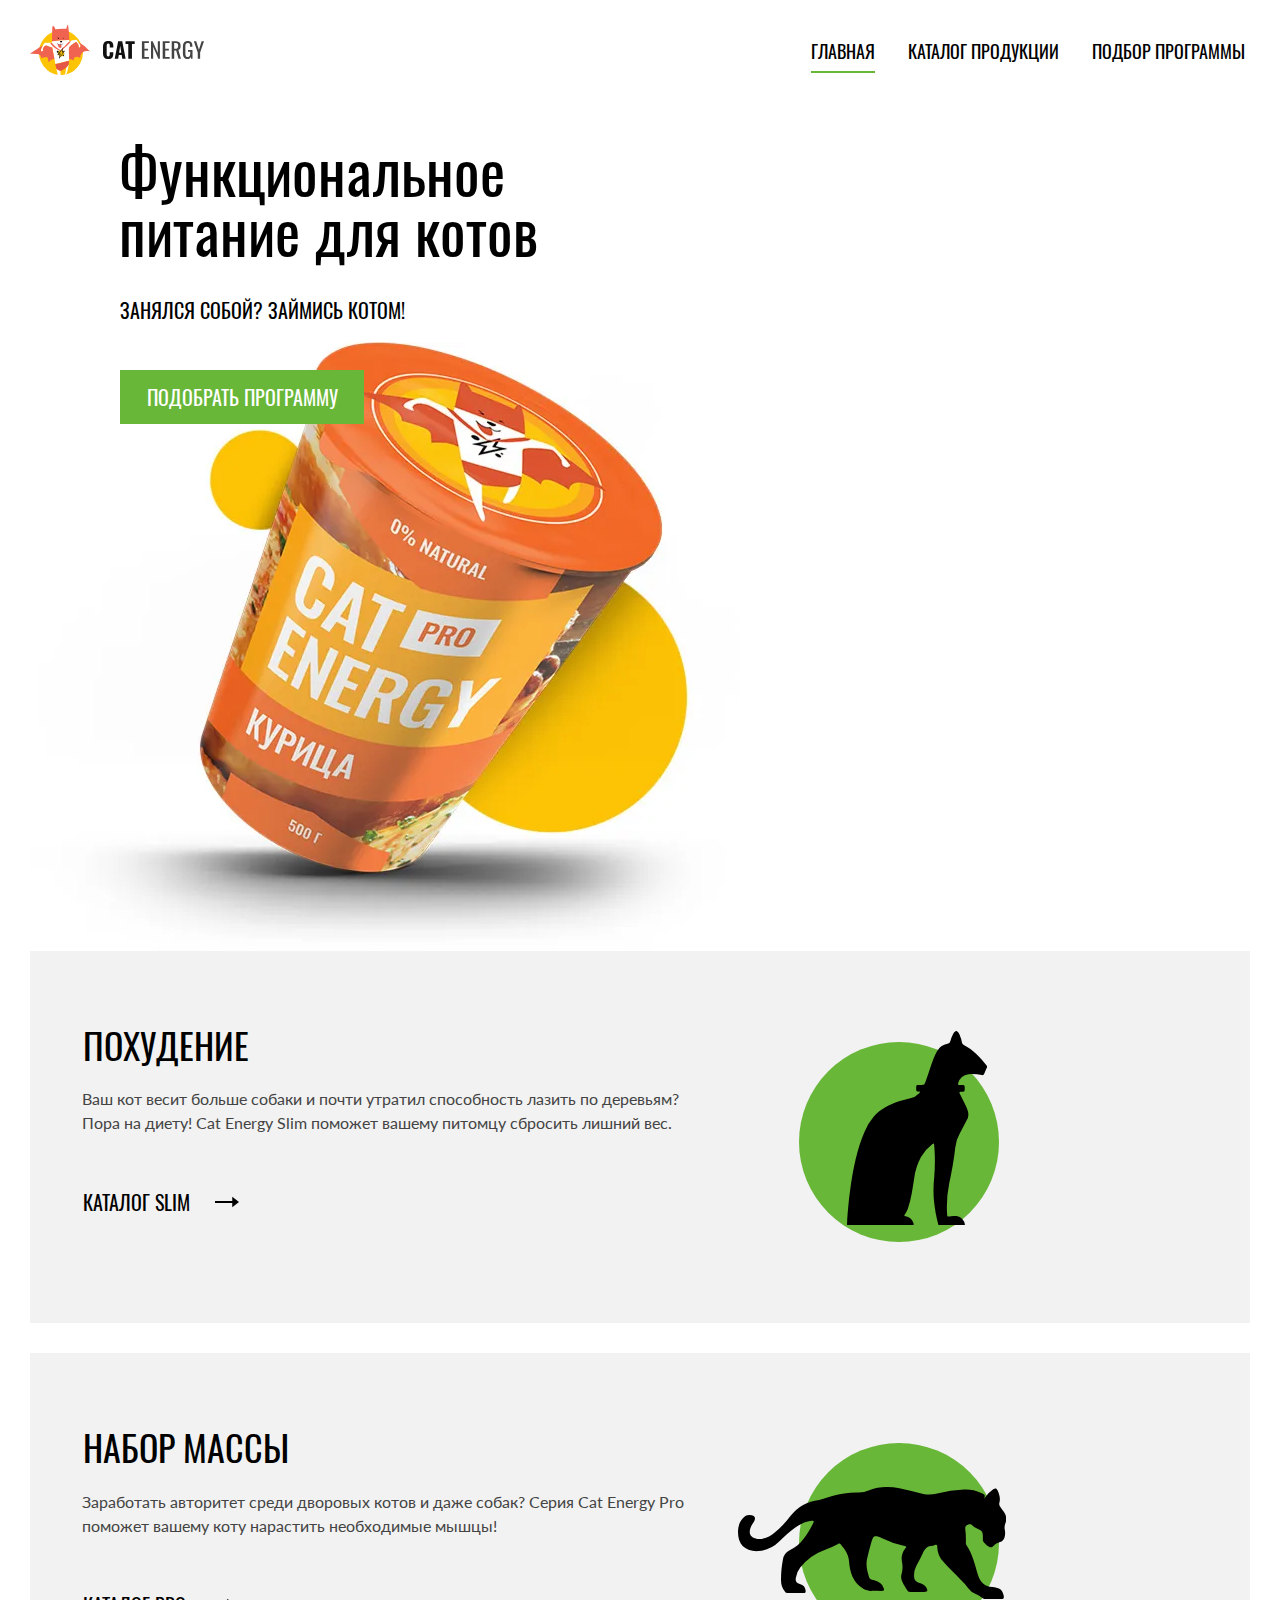
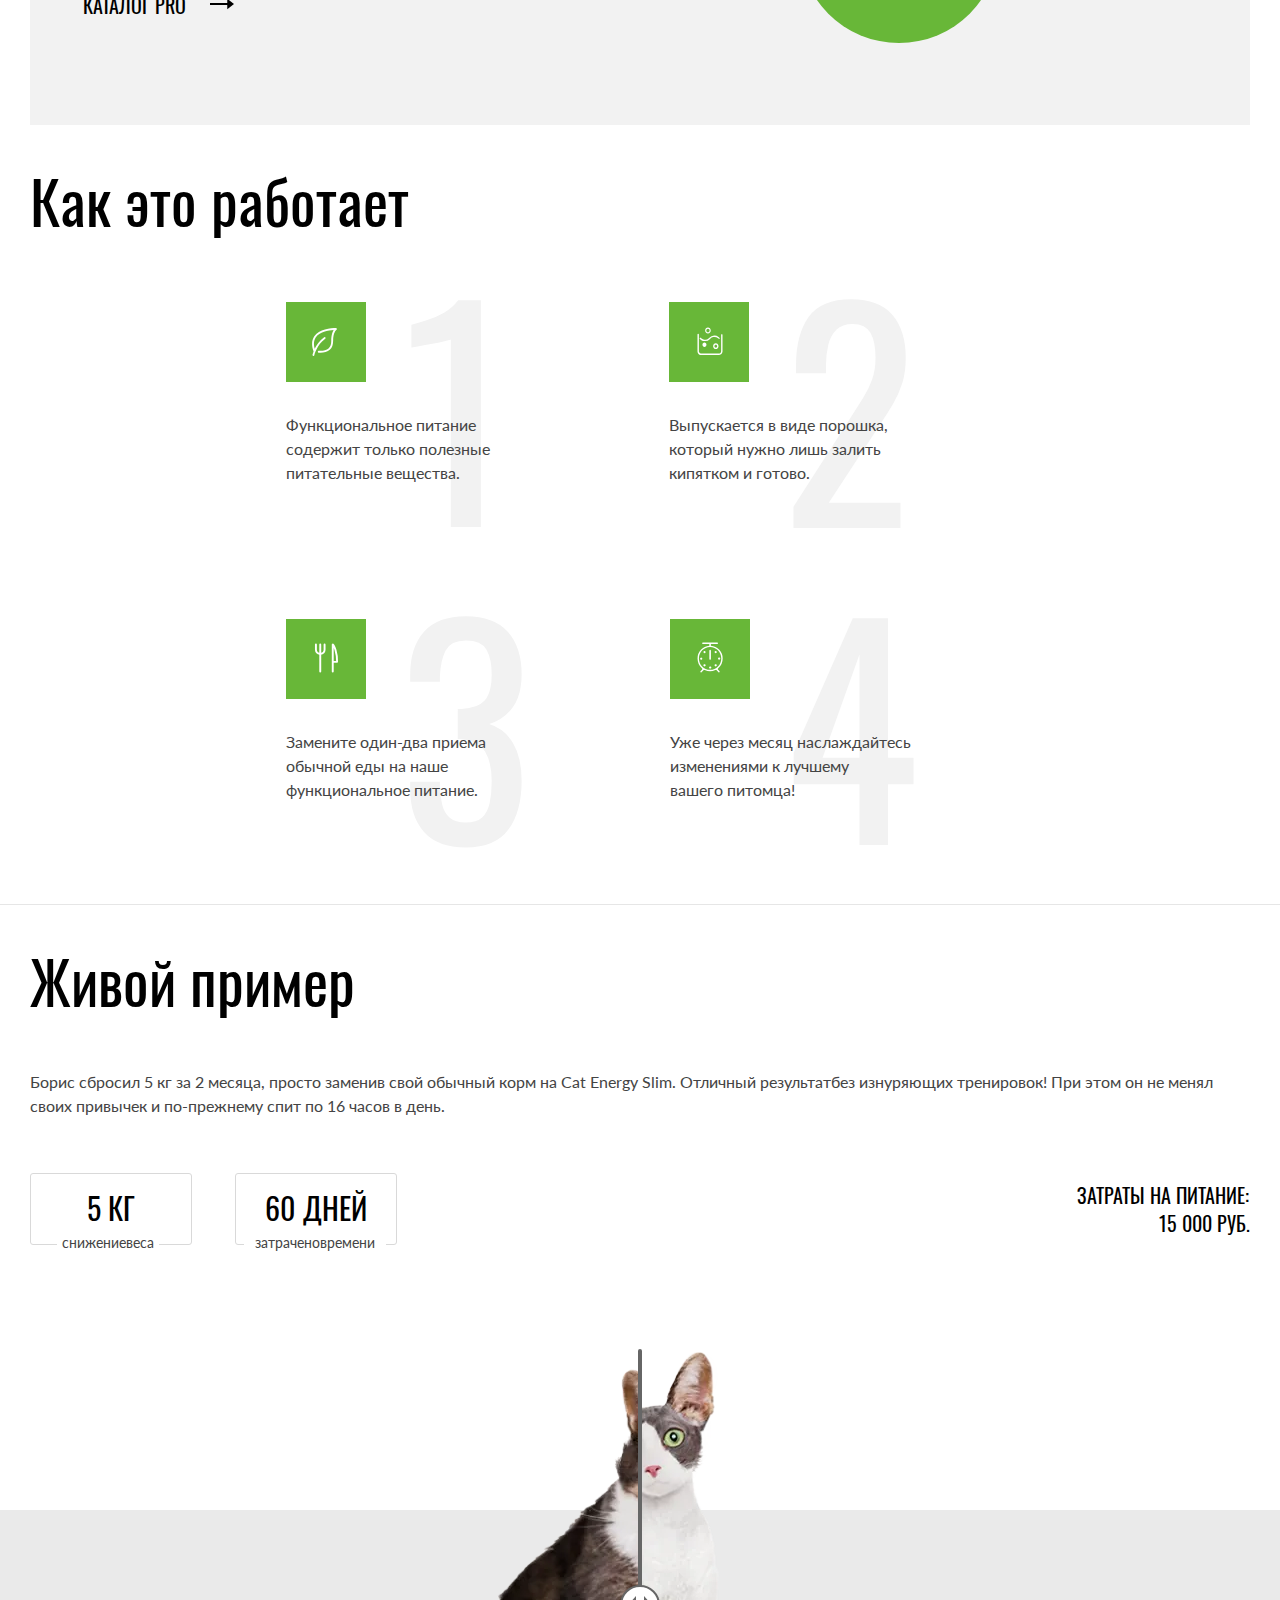
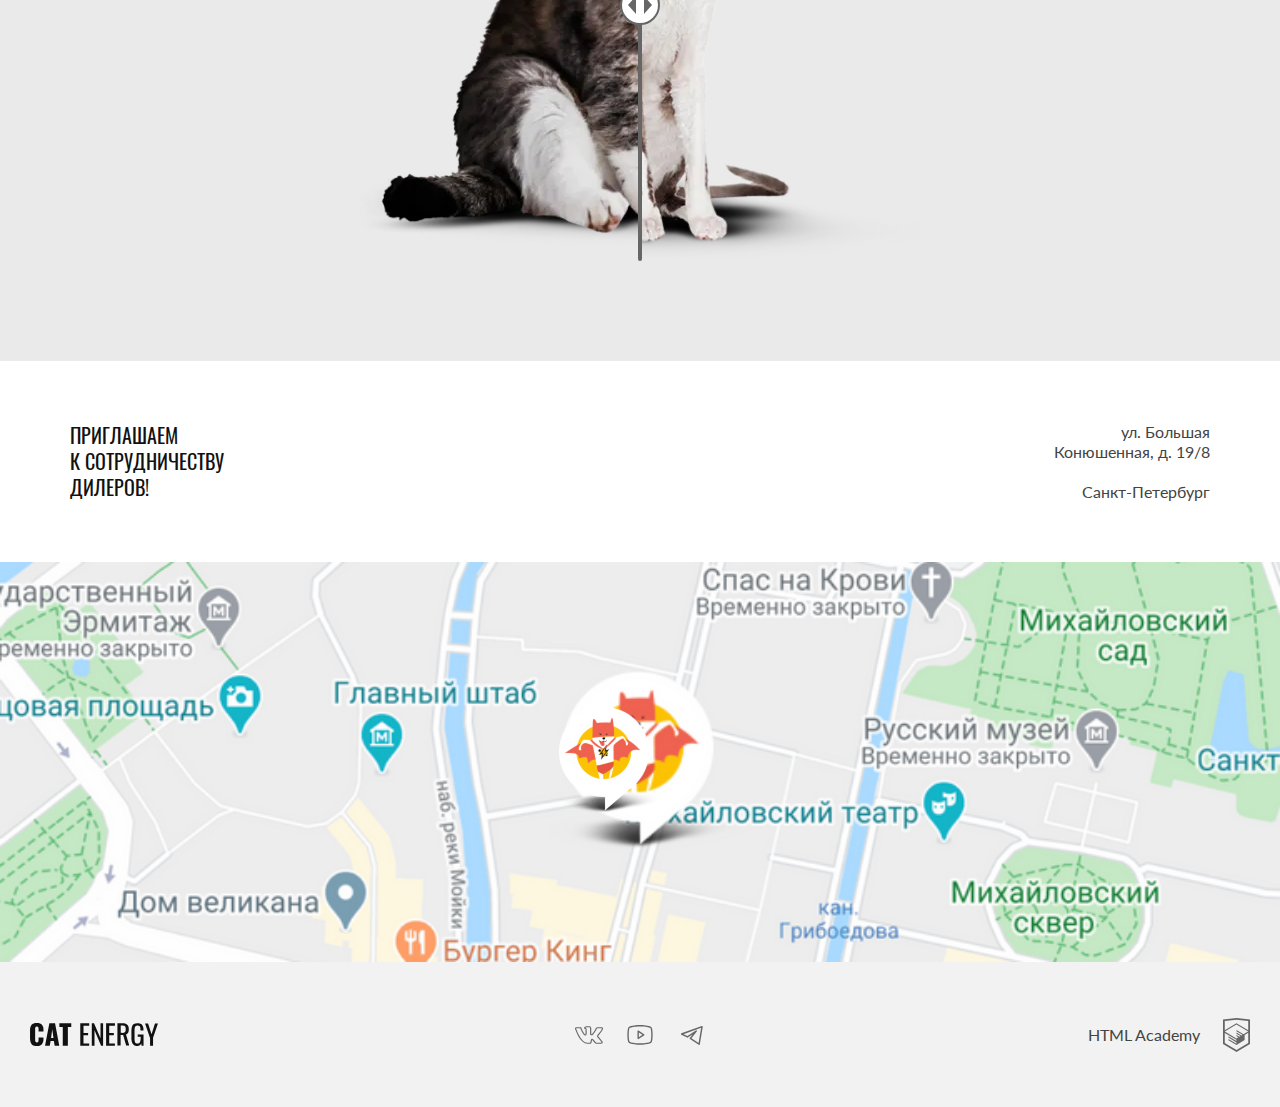
<file: index.html>
<!DOCTYPE html><html class="page" lang="ru"><head><meta charset="UTF-8"><title>Главная|Cat Energy</title><meta name="viewport" content="width=device-width,initial-scale=1"><link rel="icon" href="favicons/favicon-16x16.png" sizes="16x16"><link rel="icon" href="favicon.ico" sizes="32x32"><link rel="icon" href="favicons/favicon.svg" type="image/svg+xml"><link rel="apple-touch-icon" href="favicons/apple-icon-180x180.png" sizes="180x180"><link rel="manifest" href="manifest.webmanifest"><link rel="stylesheet" href="styles/styles.css"><link rel="preload" href="fonts/lato/Lato-Regular.woff2" type="font/woff2" as="font" crossorigin="anonymous"><link rel="preload" href="fonts/oswald/oswaldregular.woff2" type="font/woff2" as="font" crossorigin="anonymous"><script src="scripts/index.js" defer="defer"></script></head><body class="page__body"><!-- HEADER --><header class="header header--main"><div class="header__wrap"><a class="header__logo logo" href="#"><picture><source type="image/svg+xml" media="(min-width: 1440px)" srcset="images/logo-desktop.svg" width="70" height="59"><source type="image/svg+xml" media="(min-width: 768px)" srcset="images/logo-tablet.svg" width="60" height="50"><img class="logo__image logo__image--icon" src="/images/logo-mobile.svg" width="33" height="38" alt="Логотип Cat Energy"></picture><picture><source type="image/svg+xml" media="(min-width: 1440px)" srcset="images/logo-text-desktop.svg" width="118" height="21"><source type="image/svg+xml" media="(min-width: 768px)" srcset="images/logo-text-tablet.svg" width="101" height="18"><img class="logo__image logo__image--text" src="images/logo-text-mobile.svg" width="101" height="18" alt="Текстовый логотип Cat Energy"></picture></a><!-- NAVIGATION --><nav class="header__nav main-nav main-nav--nojs main-nav--closed"><button class="main-nav__toggle button button--transparent-bg" type="button"><span class="visually-hidden">Переключить меню навигации</span></button><ul class="main-nav__list site-list site-list--open list-style-reset"><li class="site-list__item site-list__item--current"><a class="site-list__link site-list__link--index-desktop" href="index.html">Главная</a></li><li class="site-list__item"><a class="site-list__link site-list__link--index-desktop" href="catalog.html">Каталог продукции</a></li><li class="site-list__item"><a class="site-list__link site-list__link--index-desktop" href="#">Подбор программы</a></li></ul></nav></div></header><!-- MAIN --><main class="main-container"><!-- INTRO --><section class="intro"><div class="intro__wrap"><h1 class="intro__title text-offset-reset">Функциональное<br>питание для котов</h1><p class="intro__slogan text-offset-reset">Занялся собой? Займись котом!</p><picture><source type="image/webp" media="(min-width: 1440px)" srcset="images/index/cat-energy-pro-index-desktop@1x.webp, images/index/cat-energy-pro-index-desktop@2x.webp 2x" width="552" height="499"><source type="image/webp" media="(min-width: 768px)" srcset="images/index/cat-energy-pro-index-tablet@1x.webp, images/index/cat-energy-pro-index-tablet@2x.webp 2x" width="709" height="609"><source type="image/webp" srcset="images/index/cat-energy-pro-index-mobile@1x.webp, images/index/cat-energy-pro-index-mobile@2x.webp 2x" width="280" height="270"><source type="image/png" media="(min-width: 1440px)" srcset="images/index/cat-energy-pro-index-desktop@1x.png, images/index/cat-energy-pro-index-desktop@2x.png 2x" width="552" height="499"><source type="image/png" media="(min-width: 768px)" srcset="images/index/cat-energy-pro-index-tablet@1x.png, images/index/cat-energy-pro-index-tablet@2x.png 2x" width="709" height="609"><img class="intro__image" src="images/index/cat-energy-pro-index-mobile@1x.png" srcset="images/index/cat-energy-pro-index-mobile@2x.png 2x" width="280" height="270" alt="Питание Cat Energy"></picture><button class="intro__button button button--bigger-words" type="button">Подобрать программу</button></div></section><!-- CATALOGS --><section class="catalogs"><h2 class="visually-hidden">Выбор каталога</h2><article class="catalogs__card catalog-card catalog-card--slim"><h3 class="catalog-card__title catalog-card__title--slim text-offset-reset">похудение</h3><p class="catalog-card__description catalog-card__description--slim text-offset-reset">Ваш кот весит больше собаки и почти утратил способность лазить по деревьям? Пора на диету! Cat Energy Slim поможет вашему питомцу сбросить лишний вес.</p><a class="catalog-card__link catalog-card__link--slim" href="#">каталог slim</a></article><article class="catalogs__card catalog-card catalog-card--pro"><h3 class="catalog-card__title catalog-card__title--pro text-offset-reset">набор массы</h3><p class="catalog-card__description catalog-card__description--pro text-offset-reset">Заработать авторитет среди дворовых котов и даже собак? Серия Cat Energy Pro поможет вашему коту нарастить необходимые мышцы!</p><a class="catalog-card__link catalog-card__link--pro" href="#">каталог pro</a></article></section><!-- ABOUT --><section class="about"><div class="about__wrap"><h2 class="about__title text-offset-reset">Как это работает</h2><ul class="about__list list-style-reset"><li class="about__item about__item--composition"><p class="about__description text-offset-reset">Функциональное питание<br>содержит только полезные<br>питательные вещества.</p></li><li class="about__item about__item--cooking"><p class="about__description text-offset-reset">Выпускается в виде порошка,<br>который нужно лишь залить<br>кипятком и готово.</p></li><li class="about__item about__item--replace"><p class="about__description text-offset-reset">Замените один-два приема обычной еды на наше функциональное питание.</p></li><li class="about__item about__item--timing"><p class="about__description text-offset-reset">Уже через месяц наслаждайтесь изменениями к лучшему<br class="break__nomobile">вашего питомца!</p></li></ul></div></section><!-- STATISTICS --><section class="statistic"><div class="statistic__wrap"><h2 class="statistic__title text-offset-reset">Живой пример</h2><p class="statistic__text text-offset-reset">Борис сбросил 5 кг за 2 месяца, просто заменив свой обычный корм на Cat Energy Slim. Отличный результат<br class="break__desktop">без изнуряющих тренировок! При этом он не менял своих привычек и по-прежнему спит по 16 часов в день.</p><ul class="statistic__list list-style-reset"><li class="statistic__item"><span class="statistic__number">5 КГ</span> <span class="statistic__description statistic__description--weight">снижение<br class="break__mobile">веса</span></li><li class="statistic__item"><span class="statistic__number">60 ДНЕЙ</span> <span class="statistic__description statistic__description--time">затрачено<br class="break__mobile">времени</span></li></ul><p class="statistic__price text-offset-reset"><span class="statistic__price-text">Затраты на питание:</span> <span class="statistic__price-number">15 000 РУБ.</span></p><div class="statistic__slider-wrap"><picture><source type="image/webp" media="(min-width: 768px)" srcset="images/index/fat-cat-tablet@1x.webp, images/index/fat-cat-tablet@2x.webp 2x" width="560" height="512"><source type="image/webp" srcset="images/index/fat-cat-mobile@1x.webp, images/index/fat-cat-mobile@2x.webp 2x" width="280" height="256"><source type="image/png" media="(min-width: 768px)" srcset="images/index/fat-cat-tablet@1x.png, images/index/fat-cat-tablet@2x.png 2x" width="560" height="512"><img class="statistic__image statistic__image--before" src="images/index/fat-cat-mobile@1x.png" srcset="images/index/fat-cat-mobile@2x.png 2x" width="280" height="256" alt="Толстый кот до Cat Energy"></picture><button class="statistic__slider button button--slider" type="button"><span class="visually-hidden">Бегунок сравнения</span></button><picture><source type="image/webp" media="(min-width: 768px)" srcset="images/index/slim-cat-tablet@1x.webp, images/index/slim-cat-tablet@2x.webp 2x" width="560" height="512"><source type="image/webp" srcset="images/index/slim-cat-mobile@1x.webp, images/index/slim-cat-mobile@2x.webp 2x" width="280" height="256"><source type="image/png" media="(min-width: 768px)" srcset="images/index/slim-cat-tablet@1x.png, images/index/slim-cat-tablet@2x.png 2x" width="560" height="512"><img class="statistic__image statistic__image--after" src="images/index/slim-cat-mobile@1x.png" srcset="images/index/slim-cat-mobile@2x.png 2x" width="280" height="256" alt="Худой кот после Cat Energy"></picture></div></div></section><!-- CONTACTS --><section class="contacts"><h2 class="visually-hidden text-offset-reset">Контактные данные</h2><div class="contacts__container contacts__container--desktop"><p class="contacts__message text-offset-reset">приглашаем<br>к сотрудничеству<br>дилеров!</p><address class="contacts__adress"><p class="contacts__text contacts__text--street text-offset-reset">ул. Большая<br>Конюшенная, д. 19/8</p><p class="contacts__text contacts__text--town text-offset-reset">Санкт-Петербург</p></address></div><div class="contacts__map"><iframe class="contacts__map" src="https://www.google.com/maps/embed?pb=!1m18!1m12!1m3!1d999.3001250071464!2d30.323099198605927!3d59.93877517289968!2m3!1f0!2f0!3f0!3m2!1i1024!2i768!4f13.1!3m3!1m2!1s0x4696310fca145cc1%3A0x42b32648d8238007!2z0JHQvtC70YzRiNCw0Y8g0JrQvtC90Y7RiNC10L3QvdCw0Y8g0YPQuy4sIDE5LzgsINCh0LDQvdC60YIt0J_QtdGC0LXRgNCx0YPRgNCzLCAxOTExODY!5e0!3m2!1sru!2sru!4v1725187238878!5m2!1sru!2sru" width="320" height="362" style="border:0;" allowfullscreen="" loading="lazy" referrerpolicy="no-referrer-when-downgrade"></iframe></div></section></main><!-- FOOTER --><footer class="footer"><div class="footer__wrap"><a class="footer__logo logo" href="index.html"><picture><source type="image/svg+xml" media="(min-width: 1440px)" srcset="images/logo-text-mobile.svg" width="128" height="24"><source type="image/svg+xml" media="(min-width: 768px)" srcset="images/logo-text-mobile.svg" width="128" height="24"><img class="logo__image logo__image--text" src="images/logo-text-mobile.svg" width="128" height="24" alt="Текстовый логотип Cat Energy"></picture></a><ul class="footer__list social-list list-style-reset"><li class="social-list__item"><a class="social-list__link social-list__link--vk" href="https://vk.com/htmlacademy"><span class="visually-hidden">Мы в Вконтакте</span></a></li><li class="social-list__item"><a class="social-list__link social-list__link--yt" href="https://www.youtube.com/user/htmlacademyru"><span class="visually-hidden">Мы в Youtube</span></a></li><li class="social-list__item"><a class="social-list__link social-list__link--tg" href="https://t.me/htmlacademy"><span class="visually-hidden">Мы в Telegram</span></a></li></ul><a class="footer__copyright copyright" href="https://htmlacademy.ru/intensive/adaptive"><span class="copyright__title">HTML Academy</span></a></div></footer></body></html>
</file>
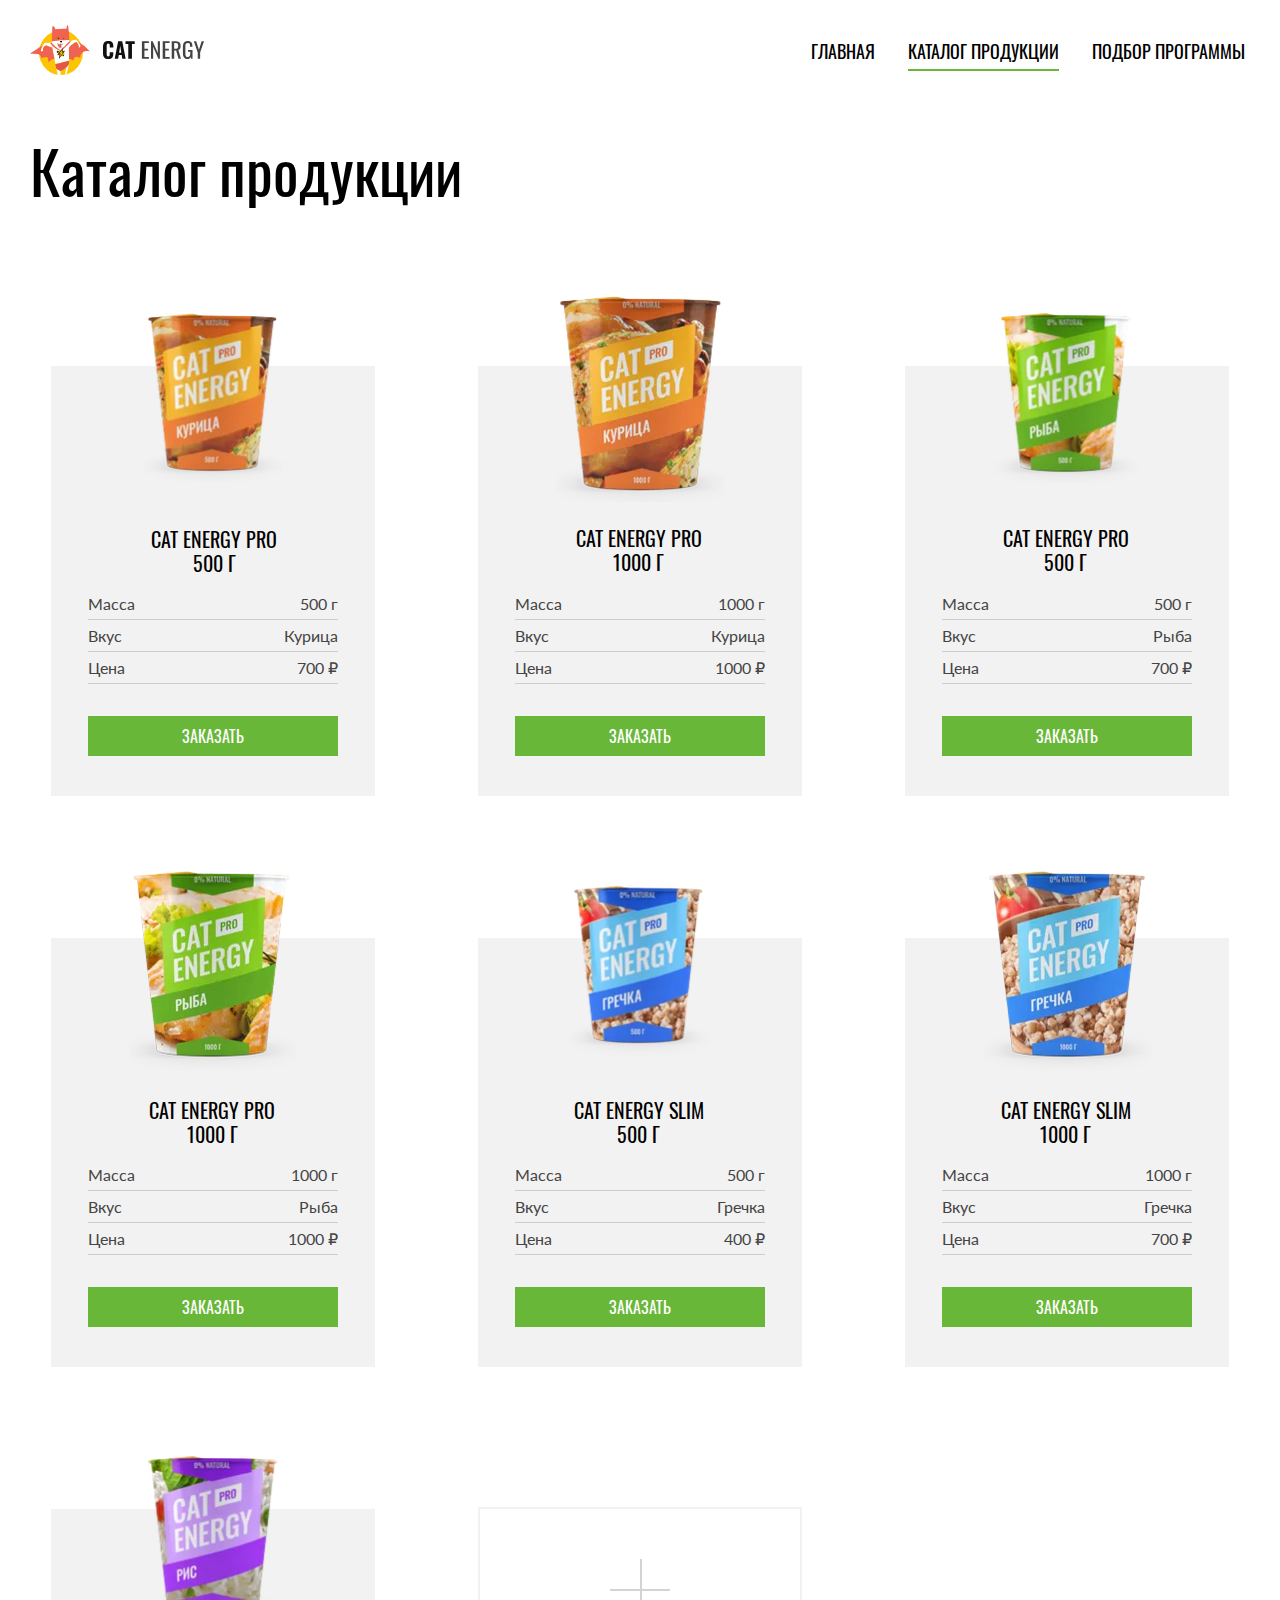
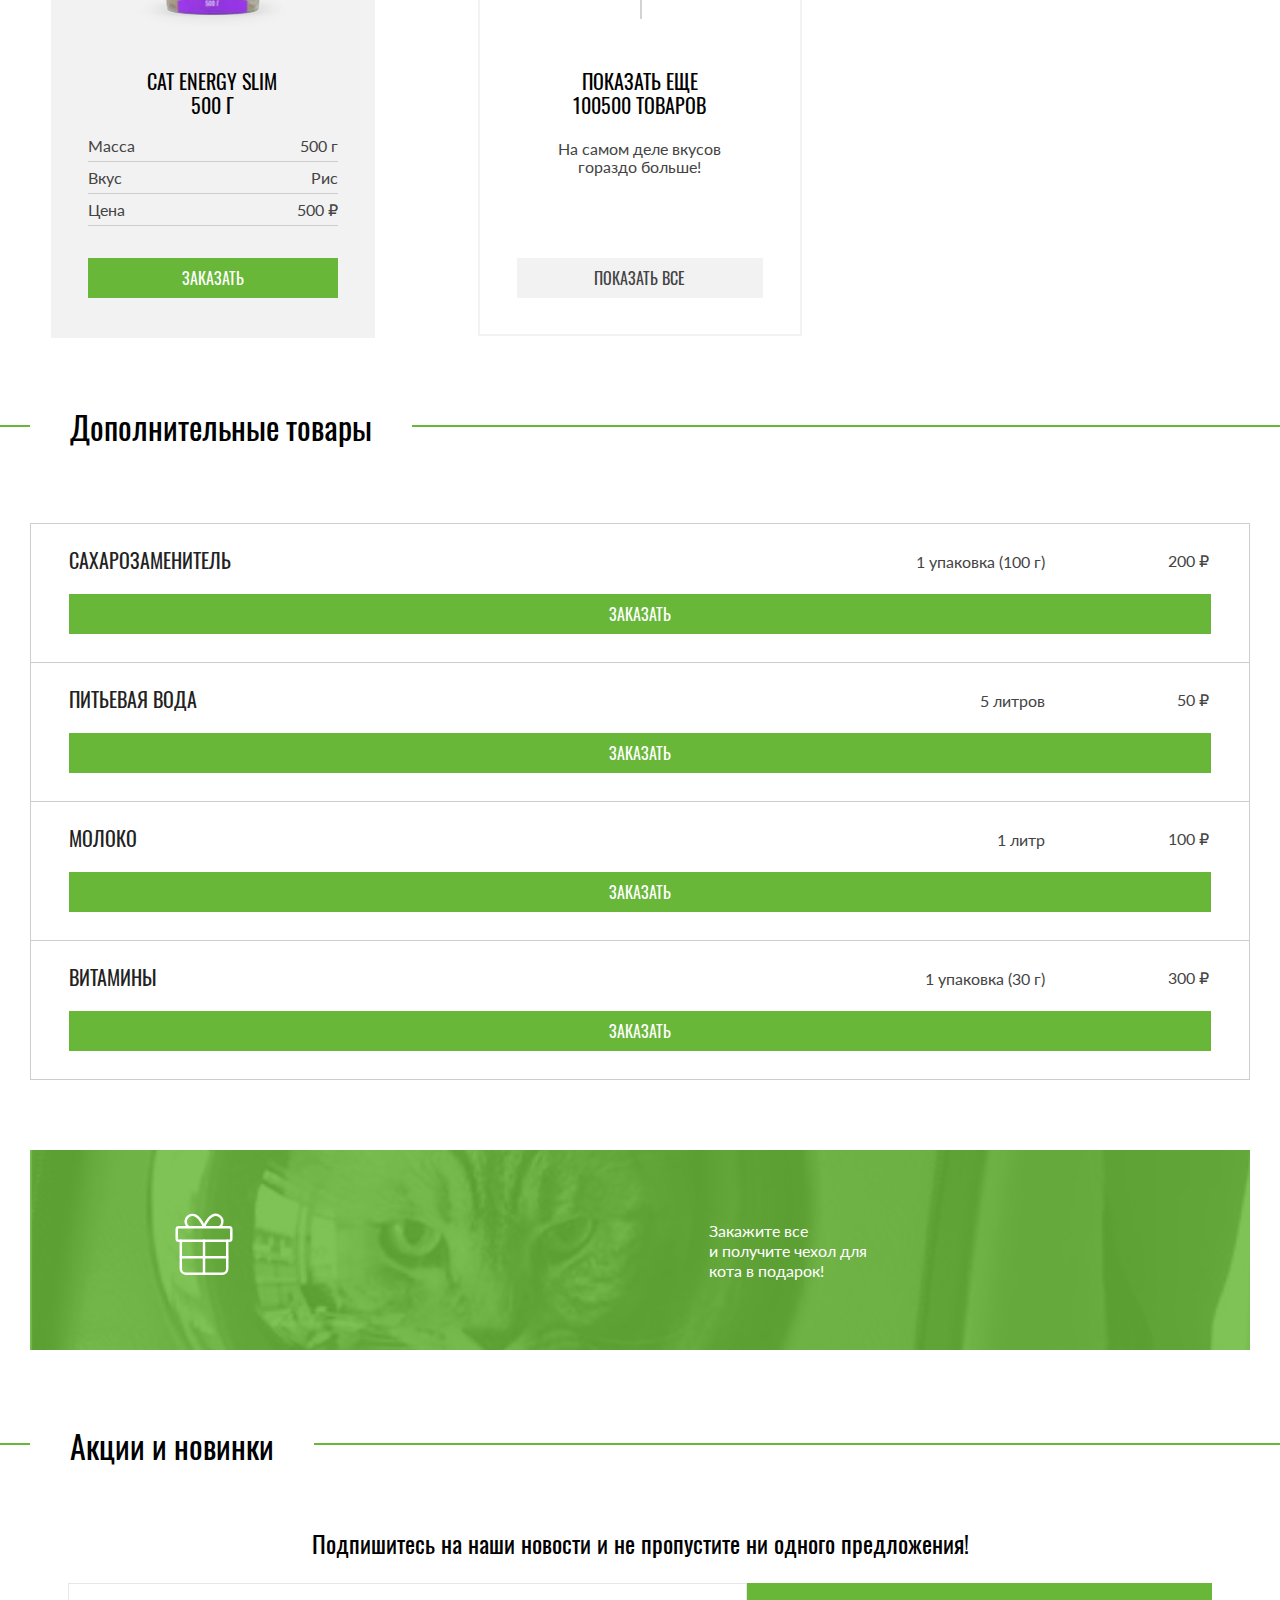
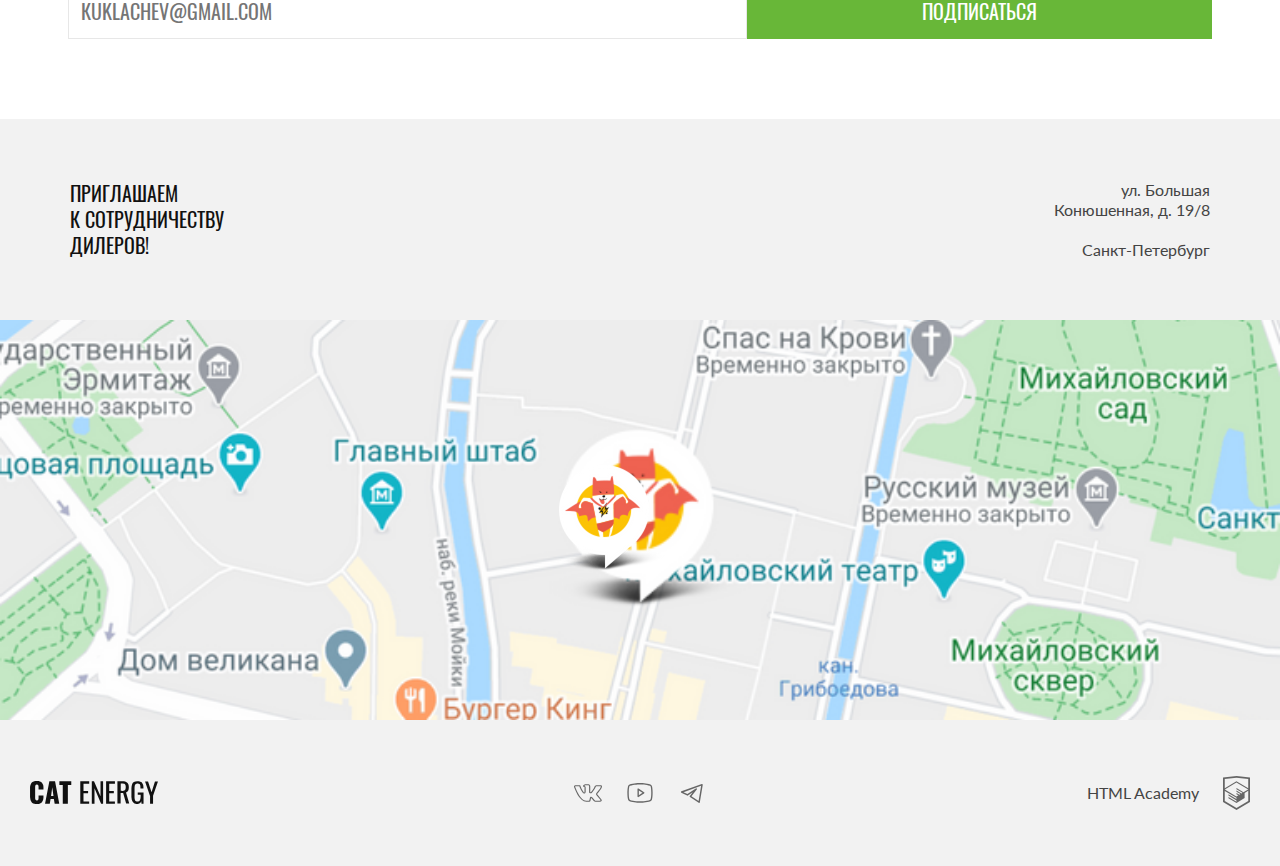
<file: catalog.html>
<!DOCTYPE html><html class="page" lang="ru"><head><meta charset="UTF-8"><title>Каталог|Cat Energy</title><meta name="viewport" content="width=device-width,initial-scale=1"><link rel="icon" href="favicons/favicon-16x16.png" sizes="16x16"><link rel="icon" href="favicon.ico" sizes="32x32"><link rel="icon" href="favicons/favicon.svg" type="image/svg+xml"><link rel="apple-touch-icon" href="favicons/apple-icon-180x180.png" sizes="180x180"><link rel="manifest" href="manifest.webmanifest"><link rel="stylesheet" href="styles/styles.css"><link rel="preload" href="fonts/lato/Lato-Regular.woff2" type="font/woff2" as="font" crossorigin="anonymous"><link rel="preload" href="fonts/oswald/oswaldregular.woff2" type="font/woff2" as="font" crossorigin="anonymous"><script src="scripts/index.js" defer="defer"></script></head><body class="page__body"><!-- HEADER --><header class="header header--catalog"><div class="header__wrap"><a class="header__logo logo" href="index.html"><picture><source type="image/svg+xml" media="(min-width: 1440px)" srcset="images/logo-desktop.svg" width="70" height="59"><source type="image/svg+xml" media="(min-width: 768px)" srcset="images/logo-tablet.svg" width="60" height="50"><img class="logo__image logo__image--icon" src="/images/logo-mobile.svg" width="33" height="38" alt="Логотип Cat Energy"></picture><picture><source type="image/svg+xml" media="(min-width: 1440px)" srcset="images/logo-text-desktop.svg" width="118" height="21"><source type="image/svg+xml" media="(min-width: 768px)" srcset="images/logo-text-tablet.svg" width="101" height="18"><img class="logo__image logo__image--text" src="images/logo-text-mobile.svg" width="101" height="19" alt="Текстовый логотип Cat Energy"></picture></a><!-- NAVIGATION --><nav class="header__nav main-nav main-nav--nojs main-nav--closed"><button class="main-nav__toggle button button--transparent-bg" type="button"><span class="visually-hidden">Переключить меню навигации</span></button><ul class="main-nav__list site-list site-list--open list-style-reset"><li class="site-list__item"><a class="site-list__link" href="index.html">Главная</a></li><li class="site-list__item site-list__item--current site-list__item--current-catlog"><a class="site-list__link" href="catalog.html">Каталог продукции</a></li><li class="site-list__item"><a class="site-list__link" href="#">Подбор программы</a></li></ul></nav></div></header><!-- MAIN --><main class="main-container"><!-- CATALOG --><section class="catalog"><h1 class="catalog__title text-offset-reset">Каталог продукции</h1><ul class="catalog__list list-style-reset"><li class="catalog__item product-card"><a class="product-card__link product-card__link--chiken500g" href="#"><picture><source type="image/webp" media="(min-width: 768px)" srcset="images/catalog/cat-energy-pro-500g-chicken@1x.webp, images/catalog/cat-energy-pro-500g-chicken@2x.webp 2x" width="161" height="172"><source type="image/webp" srcset="images/catalog/cat-energy-pro-500g-chicken-mobile@1x.webp, images/catalog/cat-energy-pro-500g-chicken-mobile@2x.webp 2x" width="68" height="86"><source type="image/png" media="(min-width: 768px)" srcset="images/catalog/cat-energy-pro-500g-chicken@1x.png, images/catalog/cat-energy-pro-500g-chicken@2x.png 2x" width="161" height="172"><img class="product-card__img" src="images/catalog/cat-energy-pro-500g-chicken-mobile@1x.png" srcset="images/catalog/cat-energy-pro-500g-chicken-mobile@2x.png 2x" width="68" height="86" alt="Cat Energy PRO 500 г со вкусом курицы"></picture></a><a class="product-card__link-title" href="#"><h3 class="product-card__title text-offset-reset">Cat Energy PRO 500 г</h3></a><ul class="product-card__list list-style-reset"><li class="product-card__item product-info product-info--weight"><span class="product-info__name">Масса</span> <span class="product-info__value">500 г</span></li><li class="product-card__item product-info product-info--taste"><span class="product-info__name">Вкус</span> <span class="product-info__value">Курица</span></li><li class="product-card__item product-info product-info--price"><span class="product-info__name">Цена</span> <span class="product-info__value">700 ₽</span></li></ul><a class="product-card__button button" href="#">Заказать</a></li><li class="catalog__item product-card product-card--l"><a class="product-card__link product-card__link--chiken1000g product-card__link--l" href="#"><picture><source type="image/webp" media="(min-width: 1440px)" srcset="images/catalog/cat-energy-pro-1000g-chicken-desktop@1x.webp, images/catalog/cat-energy-pro-1000g-chicken-desktop@2x.webp 2x" width="172" height="196"><source type="image/webp" media="(min-width: 768px)" srcset="images/catalog/cat-energy-pro-1000g-chicken@1x.webp, images/catalog/cat-energy-pro-1000g-chicken@2x.webp 2x" width="168" height="206"><source type="image/webp" srcset="images/catalog/cat-energy-pro-1000g-chicken-mobile@1x.webp, images/catalog/cat-energy-pro-1000g-chicken-mobile@2x.webp 2x" width="84" height="100"><source type="image/png" media="(min-width: 1440px)" srcset="images/catalog/cat-energy-pro-1000g-chicken-desktop@1x.png, images/catalog/cat-energy-pro-1000g-chicken-desktop@2x.png 2x" width="172" height="196"><source type="image/png" media="(min-width: 768px)" srcset="images/catalog/cat-energy-pro-1000g-chicken@1x.png, images/catalog/cat-energy-pro-1000g-chicken@2x.png 2x" width="168" height="206"><img class="product-card__img" src="images/catalog/cat-energy-pro-1000g-chicken-mobile@1x.png" srcset="images/catalog/cat-energy-pro-1000g-chicken-mobile@2x.png 2x" width="84" height="100" alt="Cat Energy PRO 1000 г со вкусом курицы"></picture></a><a class="product-card__link-title" href="#"><h3 class="product-card__title text-offset-reset">Cat Energy PRO 1000 г</h3></a><ul class="product-card__list list-style-reset"><li class="product-card__item product-info product-info--weight"><span class="product-info__name">Масса</span> <span class="product-info__value">1000 г</span></li><li class="product-card__item product-info product-info--taste"><span class="product-info__name">Вкус</span> <span class="product-info__value">Курица</span></li><li class="product-card__item product-info product-info--price"><span class="product-info__name">Цена</span> <span class="product-info__value">1000 ₽</span></li></ul><a class="product-card__button button" href="#">Заказать</a></li><li class="catalog__item product-card"><a class="product-card__link product-card__link--fish500g" href="#"><picture><source type="image/webp" media="(min-width: 768px)" srcset="images/catalog/cat-energy-pro-500g-fish@1x.webp, images/catalog/cat-energy-pro-500g-fish@2x.webp 2x" width="163" height="174"><source type="image/webp" srcset="images/catalog/cat-energy-pro-500g-fish-mobile@1x.webp, images/catalog/cat-energy-pro-500g-fish-mobile@2x.webp 2x" width="68" height="78"><source type="image/png" media="(min-width: 768px)" srcset="images/catalog/cat-energy-pro-500g-fish@1x.png, images/catalog/cat-energy-pro-500g-fish@2x.png 2x" width="163" height="174"><img class="product-card__img" src="images/catalog/cat-energy-pro-500g-fish-mobile@1x.png" srcset="images/catalog/cat-energy-pro-500g-fish-mobile@2x.png 2x" width="68" height="78" alt="Cat Energy PRO 500 г со вкусом рыбы"></picture></a><a class="product-card__link-title" href="#"><h3 class="product-card__title text-offset-reset">Cat Energy PRO 500 г</h3></a><ul class="product-card__list list-style-reset"><li class="product-card__item product-info product-info--weight"><span class="product-info__name">Масса</span> <span class="product-info__value">500 г</span></li><li class="product-card__item product-info product-info--taste"><span class="product-info__name">Вкус</span> <span class="product-info__value">Рыба</span></li><li class="product-card__item product-info product-info--price"><span class="product-info__name">Цена</span> <span class="product-info__value">700 ₽</span></li></ul><a class="product-card__button button" href="#">Заказать</a></li><li class="catalog__item product-card product-card--l"><a class="product-card__link product-card__link--fish1000g product-card__link--l" href="#"><picture><source type="image/webp" media="(min-width: 1440px)" srcset="images/catalog/cat-energy-pro-1000g-fish-desktop@1x.webp, images/catalog/cat-energy-pro-1000g-fish-desktop@2x.webp 2x" width="172" height="196"><source type="image/webp" media="(min-width: 768px)" srcset="images/catalog/cat-energy-pro-1000g-fish@1x.webp, images/catalog/cat-energy-pro-1000g-fish@2x.webp 2x" width="168" height="200"><source type="image/webp" srcset="images/catalog/cat-energy-pro-1000g-fish-mobile@1x.webp, images/catalog/cat-energy-pro-1000g-fish-mobile@2x.webp 2x" width="84" height="100"><source type="image/png" media="(min-width: 1440px)" srcset="images/catalog/cat-energy-pro-1000g-fish-desktop@1x.png, images/catalog/cat-energy-pro-1000g-fish-desktop@2x.png 2x" width="172" height="196"><source type="image/png" media="(min-width: 768px)" srcset="images/catalog/cat-energy-pro-1000g-fish@1x.png, images/catalog/cat-energy-pro-1000g-fish@2x.png 2x" width="168" height="200"><img class="product-card__img" src="images/catalog/cat-energy-pro-1000g-fish-mobile@1x.png" srcset="images/catalog/cat-energy-pro-1000g-fish-mobile@2x.png 2x" width="84" height="100" alt="Cat Energy PRO 1000 г со вкусом рыбы"></picture></a><a class="product-card__link-title" href="#"><h3 class="product-card__title text-offset-reset">Cat Energy PRO 1000 г</h3></a><ul class="product-card__list list-style-reset"><li class="product-card__item product-info product-info--weight"><span class="product-info__name">Масса</span> <span class="product-info__value">1000 г</span></li><li class="product-card__item product-info product-info--taste"><span class="product-info__name">Вкус</span> <span class="product-info__value">Рыба</span></li><li class="product-card__item product-info product-info--price"><span class="product-info__name">Цена</span> <span class="product-info__value">1000 ₽</span></li></ul><a class="product-card__button button" href="#">Заказать</a></li><li class="catalog__item product-card"><a class="product-card__link product-card__link--buckwheat500g" href="#"><picture><source type="image/webp" media="(min-width: 768px)" srcset="images/catalog/cat-energy-slim-500g-buckwheat@1x.webp, images/catalog/cat-energy-slim-500g-buckwheat@2x.webp 2x" width="161" height="171"><source type="image/webp" srcset="images/catalog/cat-energy-slim-500g-buckwheat-mobile@2x.webp, images/catalog/cat-energy-slim-500g-buckwheat-mobile@2x.webp 2x" width="68" height="78"><source type="image/png" media="(min-width: 768px)" srcset="images/catalog/cat-energy-slim-500g-buckwheat@1x.png, images/catalog/cat-energy-slim-500g-buckwheat@2x.png 2x" width="161" height="171"><img class="product-card__img" src="images/catalog/cat-energy-slim-500g-buckwheat-mobile@1x.png" srcset="images/catalog/cat-energy-slim-500g-buckwheat-mobile@2x.png 2x" width="68" height="78" alt="Cat Energy SLIM 500 г со вкусом гречки"></picture></a><a class="product-card__link-title" href="#"><h3 class="product-card__title text-offset-reset">Cat Energy SLIM 500 г</h3></a><ul class="product-card__list list-style-reset"><li class="product-card__item product-info product-info--weight"><span class="product-info__name">Масса</span> <span class="product-info__value">500 г</span></li><li class="product-card__item product-info product-info--taste"><span class="product-info__name">Вкус</span> <span class="product-info__value">Гречка</span></li><li class="product-card__item product-info product-info--price"><span class="product-info__name">Цена</span> <span class="product-info__value">400 ₽</span></li></ul><a class="product-card__button button" href="#">Заказать</a></li><li class="catalog__item product-card product-card--l"><a class="product-card__link product-card__link--buckwheat1000g product-card__link--l" href="#"><picture><source type="image/webp" media="(min-width: 1440px)" srcset="images/catalog/cat-energy-slim-1000g-buckwheat-desktop@1x.webp, images/catalog/cat-energy-slim-1000g-buckwheat-desktop@2x.webp 2x" width="172" height="196"><source type="image/webp" media="(min-width: 768px)" srcset="images/catalog/cat-energy-slim-1000g-buckwheat@1x.webp, images/catalog/cat-energy-slim-1000g-buckwheat@2x.webp 2x" width="168" height="200"><source type="image/webp" srcset="images/catalog/cat-energy-slim-1000g-buckwheat-mobile@1x.webp, images/catalog/cat-energy-slim-1000g-buckwheat-mobile@2x.webp 2x" width="84" height="100"><source type="image/png" media="(min-width: 1440px)" srcset="images/catalog/cat-energy-slim-1000g-buckwheat-desktop@1x.png, images/catalog/cat-energy-slim-1000g-buckwheat-desktop@2x.png 2x" width="172" height="196"><source type="image/png" media="(min-width: 768px)" srcset="images/catalog/cat-energy-slim-1000g-buckwheat@1x.png, images/catalog/cat-energy-slim-1000g-buckwheat@2x.png 2x" width="168" height="200"><img class="product-card__img" src="images/catalog/cat-energy-slim-1000g-buckwheat-mobile@1x.png" srcset="images/catalog/cat-energy-slim-1000g-buckwheat-mobile@2x.png 2x" width="84" height="100" alt="Cat Energy SLIM 1000 г со вкусом гречки"></picture></a><a class="product-card__link-title" href="#"><h3 class="product-card__title text-offset-reset">Cat Energy SLIM 1000 г</h3></a><ul class="product-card__list list-style-reset"><li class="product-card__item product-info product-info--weight"><span class="product-info__name">Масса</span> <span class="product-info__value">1000 г</span></li><li class="product-card__item product-info product-info--taste"><span class="product-info__name">Вкус</span> <span class="product-info__value">Гречка</span></li><li class="product-card__item product-info product-info--price"><span class="product-info__name">Цена</span> <span class="product-info__value">700 ₽</span></li></ul><a class="product-card__button button" href="#">Заказать</a></li><li class="catalog__item product-card"><a class="product-card__link product-card__link--rice500g" href="#"><picture><source type="image/png" media="(min-width: 768px)" srcset="images/catalog/cat-energy-slim-500g-rice@1x.webp, images/catalog/cat-energy-slim-500g-rice@2x.webp 2x" width="163" height="174"><source type="image/webp" srcset="images/catalog/cat-energy-slim-500g-rice-mobile@1x.webp, images/catalog/cat-energy-slim-500g-rice-mobile@2x.webp 2x" width="72" height="84"><source type="image/png" media="(min-width: 768px)" srcset="images/catalog/cat-energy-slim-500g-rice@1x.png, images/catalog/cat-energy-slim-500g-rice@2x.png 2x" width="163" height="174"><img class="product-card__img" src="images/catalog/cat-energy-slim-500g-rice-mobile@1x.png" srcset="images/catalog/cat-energy-slim-500g-rice-mobile@2x.png 2x" width="72" height="84" alt="Cat Energy SLIM 500 г со вкусом риса"></picture></a><a class="product-card__link-title" href="#"><h3 class="product-card__title text-offset-reset">Cat Energy SLIM 500 г</h3></a><ul class="product-card__list list-style-reset"><li class="product-card__item product-info product-info--weight"><span class="product-info__name">Масса</span> <span class="product-info__value">500 г</span></li><li class="product-card__item product-info product-info--taste"><span class="product-info__name">Вкус</span> <span class="product-info__value">Рис</span></li><li class="product-card__item product-info product-info--price"><span class="product-info__name">Цена</span> <span class="product-info__value">500 ₽</span></li></ul><a class="product-card__button button" href="#">Заказать</a></li><li class="catalog__item more-products"><h3 class="more-products__lead-text text-offset-reset">Показать еще 100500 товаров</h3><p class="more-products__text text-offset-reset">На самом деле вкусов гораздо больше!</p><a class="more-products__button button button--gray" href="#">Показать все</a></li></ul></section><!-- ADDITIONAL PRODUCTS --><section class="additional-products"><h2 class="additional-products__title text-offset-reset">Дополнительные товары</h2><div class="additional-products__wrap"><ul class="additional-products__list list-style-reset"><li class="additional-products__item additional-product-card"><h3 class="additional-product-card__title text-offset-reset">Сахарозаменитель</h3><span class="additional-product-card__amount">1 упаковка (100 г)</span> <span class="additional-product-card__price">200 ₽</span> <a class="additional-product-card__button button" href="#">Заказать</a></li><li class="additional-products__item additional-product-card"><h3 class="additional-product-card__title text-offset-reset">Питьевая вода</h3><span class="additional-product-card__amount">5 литров</span> <span class="additional-product-card__price">50 ₽</span> <a class="additional-product-card__button button" href="#">Заказать</a></li><li class="additional-products__item additional-product-card"><h3 class="additional-product-card__title text-offset-reset">Молоко</h3><span class="additional-product-card__amount">1 литр</span> <span class="additional-product-card__price">100 ₽</span> <a class="additional-product-card__button button" href="#">Заказать</a></li><li class="additional-products__item additional-product-card"><h3 class="additional-product-card__title text-offset-reset">Витамины</h3><span class="additional-product-card__amount">1 упаковка (30 г)</span> <span class="additional-product-card__price">300 ₽</span> <a class="additional-product-card__button button" href="#">Заказать</a></li></ul><!-- OFFER --><article class="offer"><h3 class="offer__text text-offset-reset">Закажите все<br>и получите чехол для<br>кота в подарок!</h3></article></div></section><!-- SUBSCRIPTION --><section class="subscription"><h2 class="subscription__title text-offset-reset">Акции и новинки</h2><div class="subscription__wrap"><p class="subscription__text text-offset-reset">Подпишитесь на наши новости и не пропустите ни одного предложения!</p><form class="subscription__form" action="https://echo.htmlacademy.ru" method="post"><label class="visually-hidden" for="subscription-input">Укажите ваш e-mail:</label> <input class="subscription__input" type="email" name="subscription-input" id="subscription-input" placeholder="кuklachev@gmail.com" required> <button class="subscription__button primary-button button button--bigger-words" type="submit">Подписаться</button></form></div></section><!-- CONTACTS --><section class="contacts contacts--gray-bg"><h2 class="visually-hidden text-offset-reset">Контактные данные</h2><div class="contacts__container contacts__container--desktop"><p class="contacts__message text-offset-reset">приглашаем<br>к сотрудничеству<br>дилеров!</p><address class="contacts__adress"><p class="contacts__text contacts__text--street text-offset-reset">ул. Большая<br>Конюшенная, д. 19/8</p><p class="contacts__text contacts__text--town text-offset-reset">Санкт-Петербург</p></address></div><div class="contacts__map"><iframe class="contacts__map" src="https://www.google.com/maps/embed?pb=!1m18!1m12!1m3!1d999.3001250071464!2d30.323099198605927!3d59.93877517289968!2m3!1f0!2f0!3f0!3m2!1i1024!2i768!4f13.1!3m3!1m2!1s0x4696310fca145cc1%3A0x42b32648d8238007!2z0JHQvtC70YzRiNCw0Y8g0JrQvtC90Y7RiNC10L3QvdCw0Y8g0YPQuy4sIDE5LzgsINCh0LDQvdC60YIt0J_QtdGC0LXRgNCx0YPRgNCzLCAxOTExODY!5e0!3m2!1sru!2sru!4v1725187238878!5m2!1sru!2sru" width="320" height="362" style="border:0;" allowfullscreen="" loading="lazy" referrerpolicy="no-referrer-when-downgrade"></iframe></div></section></main><!-- FOOTER --><footer class="footer footer--catalog"><div class="footer__wrap"><a class="footer__logo footer__logo--catalog logo" href="index.html"><picture><source type="image/svg+xml" media="(min-width: 1440px)" srcset="images/logo-text-mobile.svg" width="128" height="24"><source type="image/svg+xml" media="(min-width: 768px)" srcset="images/logo-text-mobile.svg" width="128" height="24"><img class="logo__image logo__image--text" src="images/logo-text-mobile.svg" width="128" height="24" alt="Текстовый логотип Cat Energy"></picture></a><ul class="footer__list social-list list-style-reset"><li class="social-list__item"><a class="social-list__link social-list__link--vk" href="https://vk.com/htmlacademy"><span class="visually-hidden">Мы в Вконтакте</span></a></li><li class="social-list__item"><a class="social-list__link social-list__link--yt" href="https://www.youtube.com/user/htmlacademyru"><span class="visually-hidden">Мы в Youtube</span></a></li><li class="social-list__item"><a class="social-list__link social-list__link--tg" href="https://t.me/htmlacademy"><span class="visually-hidden">Мы в Telegram</span></a></li></ul><a class="footer__copyright copyright copyright--catalog" href="https://htmlacademy.ru/intensive/adaptive"><span class="copyright__title">HTML Academy</span></a></div></footer></body></html>
</file>
<file: styles/styles.css>
@font-face{font-family:Lato;font-weight:400;font-style:normal;font-display:swap;src:url(../fonts/lato/Lato-Regular.woff2)format("woff2")}@font-face{font-family:Oswald;font-weight:400;font-style:normal;font-display:swap;src:url(../fonts/oswald/oswaldregular.woff2)format("woff2")}*,:before,:after{box-sizing:border-box}html{background-color:#fff;height:100%}body{color:#444;background-color:#fff;flex-direction:column;min-height:100%;margin:0;font-family:Lato,Arial,sans-serif;font-size:14px;line-height:18px;display:flex}@media (width>=768px){body{font-size:16px;line-height:24px}}@media (width>=1440px){body{font-size:16px;line-height:24px}}a{text-decoration:none}img{object-fit:cover;height:auto}.visually-hidden{white-space:nowrap;-webkit-clip-path:inset(100%);clip-path:inset(100%);clip:rect(0 0 0 0);border:0;width:1px;height:1px;margin:-1px;padding:0;position:absolute;overflow:hidden}.list-style-reset{margin:0;padding:0;list-style:none}.text-offset-reset{margin:0;padding:0}.button{text-transform:uppercase;text-align:center;color:#fff;cursor:pointer;background-color:#68b738;border:none;font-family:Oswald,Arial,sans-serif;font-size:16px;line-height:20px}.button--transparent-bg{background-color:#0000}.button--gray{color:#444;background-color:#f2f2f2}@media (width>=768px){.button{font-size:16px;line-height:20px}}@media (width>=1440px){.button{font-size:16px;line-height:20px}}.button:hover,.button:focus{background-color:#5eaa2f;outline:none}.button:active{color:#ffffff4d;background-color:#5eaa2f}.button--gray:hover,.button--gray:focus{background-color:#ebebeb;outline:none}.button--gray:active{color:#4444444d;background-color:#ebebeb}.button--transparent-bg:hover,.button--transparent-bg:focus,.button--transparent-bg:active{background:0 0;outline:none}.button:disabled,.button.disabled,.button:disabled:hover,.button.disabled:hover,.button:disabled:focus,.button.disabled:focus,.button:disabled:active,.button.disabled:active{opacity:.5;pointer-events:none}@media (width>=768px){.button--bigger-words{font-size:20px;line-height:26px}}@media (width>=1440px){.button--bigger-words{font-size:20px;line-height:26px}}.button--slider{z-index:5;background-color:#666;border:none;border-radius:2px;width:4px;height:256px;padding:0;position:relative}.button--slider:before{content:"";z-index:6;background-color:#fff;border:2px solid #666;border-radius:50%;width:40px;height:40px;display:block;position:absolute;top:50%;left:50%;transform:translate(-50%,-50%)}.button--slider:after{content:"";z-index:7;background-color:#666;width:24px;height:18px;display:block;position:absolute;top:50%;left:50%;transform:translate(-50%,-50%);-webkit-mask-image:url(../icons/stack.svg#index_arrows-button-icon);mask-image:url(../icons/stack.svg#index_arrows-button-icon)}@media (width>=768px){.button--slider{height:512px}}.button--slider:hover:before,.button--slider:focus:before{border-color:#5eaa2f;outline:none}.button--slider:hover:after,.button--slider:focus:after{background-color:#5eaa2f}.button--slider:active,.button--slider:active:after{background-color:#5eaa2f99}.button--slider:active:before{border-color:#5eaa2f}.page{flex-direction:column;height:100%;display:flex}.page__body{min-height:100%;overflow-x:hidden}.break__mobile{display:block}@media (width>=768px){.break__mobile{display:none}}.break__tablet{display:none}@media (width>=768px){.break__tablet{display:block}}@media (width>=1440px){.break__tablet{display:none}}.break__desktop{display:none}@media (width>=1440px){.break__desktop{display:block}}.break__nomobile{display:none}@media (width>=768px){.break__nomobile{display:block}}.header{width:100%;font-size:20px;line-height:20px}.header__wrap{text-transform:uppercase;flex-flow:wrap;justify-content:space-between;align-items:center;width:100%;margin:0 auto;padding:0;display:flex;position:relative}@media (width>=768px){.header__wrap{flex-wrap:nowrap;padding:25px 30px 0}}@media (width>=1440px){.header__wrap{background-color:#0000;max-width:1440px;padding:55px 110px 0}}@media (width>=768px){.header .site-list__item--current:after{background-color:#68b738}}@media (width>=1440px){.header--main{z-index:10;position:absolute;top:0;left:0}.header--main .site-list__item--current:after{background-color:#fff}}.header--catalog{margin:0 auto 27px}.header--catalog:after{content:"";background-color:#d9d9d9;width:100%;height:1px;display:block;position:absolute}@media (width>=768px){.header--catalog{margin-bottom:63px}.header--catalog:after{display:none}}@media (width>=1440px){.header--catalog{margin-bottom:72px}}.header__logo{align-items:center;display:flex}@media (width>=1440px){.header__logo{width:202px;margin-right:94px}.header--catalog .site-list__item--current:after{background-color:#68b738}}.header--catalog .logo__image--text{padding-top:5px}@media (width>=768px){.header--catalog .logo__image--text{padding-top:0}}@media (width>=1440px){.header--catalog .header__wrap{padding:55px 110px 0}}.logo{padding:13px 0 13px 20px}@media (width>=768px){.logo{padding:0}}.logo:hover,.logo:focus{opacity:.8;outline:none}.logo:active{opacity:.6}.logo.disabled,.logo.disabled:hover,.logo.disabled:focus,.logo.disabled:active{opacity:.5;pointer-events:none}.logo__image--icon{margin-right:56px}@media (width>=768px){.logo__image--icon{margin-right:13px}}@media (width>=1440px){.logo__image--icon{margin-right:14px}}.main-nav{width:100%;font-family:Oswald,Arial,sans-serif}@media (width>=768px){.main-nav{flex-direction:row;justify-content:flex-end;align-items:center;margin-right:4px;font-size:18px;line-height:24px;display:flex}}@media (width>=1440px){.main-nav{margin-right:2px;font-size:20px;line-height:30px}}.main-nav__toggle{z-index:10;width:30px;height:30px;padding:0;position:absolute;top:19px;right:15px}@media (width>=768px){.main-nav__toggle{display:none}}.main-nav__toggle:hover:before,.main-nav__toggle:focus:before{opacity:.6;outline:none}.main-nav__toggle:active:before{opacity:.3}.main-nav__toggle:disabled,.main-nav__toggle.disabled,.main-nav__toggle:disabled:hover,.main-nav__toggle.disabled:hover,.main-nav__toggle:disabled:focus,.main-nav__toggle.disabled:focus,.main-nav__toggle:disabled:active,.main-nav__toggle.disabled:active{opacity:.5;pointer-events:none}.main-nav--closed .main-nav__toggle:before{content:"";background-color:#000;width:24px;height:2px;display:block;position:absolute;top:14%;left:0;box-shadow:0 8px #000,0 16px #000}.main-nav--closed .main-nav__toggle:hover:before,.main-nav--closed .main-nav__toggle:focus:before{fill:#000;opacity:.6}.main-nav--closed .main-nav__toggle:active:before{fill:#000;opacity:.3}.main-nav--opened .main-nav__toggle{top:16px;right:11px}.main-nav--opened .main-nav__toggle:before,.main-nav--opened .main-nav__toggle:after{content:"";background-color:#000;width:24px;height:2px;display:block;position:absolute}.main-nav--opened .main-nav__toggle:before{box-shadow:none;transform:rotate(45deg)}.main-nav--opened .main-nav__toggle:after{box-shadow:none;transform:rotate(-45deg)}.main-nav--opened .main-nav__toggle:hover:before,.main-nav--opened .main-nav__toggle:hover:after,.main-nav--opened .main-nav__toggle:focus:before,.main-nav--opened .main-nav__toggle:focus:after{fill:#000;opacity:.6}.main-nav--opened .main-nav__toggle:active:before,.main-nav--opened .main-nav__toggle:active:after{fill:#000;opacity:.3}.main-nav--nojs{min-height:0;position:static}.main-nav--nojs .main-nav__toggle{display:none}.main-nav--nojs .site-list--open{display:block;position:static}.main-nav--nojs .site-list__item:last-child{border-bottom:none}.site-list{display:none}.site-list--open{z-index:10;background-color:#fff;display:block;position:absolute;top:65px;left:0;right:0}@media (width>=768px){.site-list{flex-flow:wrap;justify-content:flex-start;align-items:center;gap:33px;width:435px;display:flex}}@media (width>=1440px){.site-list{justify-content:flex-end;width:600px}}.site-list__item{text-align:center;border-bottom:1px solid #e6e6e6;padding:22px 0 23px}.site-list__item:first-child{border-top:1px solid #e6e6e6}@media (width>=768px){.site-list__item{border:none;padding:0;position:relative}.site-list__item:first-child{border-top:none}}.site-list__link{color:#000}@media (width>=1440px){.site-list__link--index-desktop{color:#fff}}.site-list__link:hover,.site-list__link:focus{opacity:.6;outline:none}.site-list__link:active{opacity:.3}.site-list__link.disabled,.site-list__link.disabled:hover,.site-list__link.disabled:focus,.site-list__link.disabled:active{opacity:.5;pointer-events:none}@media (width>=768px){.site-list__item--current:after{content:"";width:100%;height:2px;display:block;position:absolute;top:32px;left:0}}@media (width>=1440px){.site-list__item--current:after{top:36px;left:0}}@media (width>=768px){.site-list__item--current-catlog:after{top:30px}}@media (width>=1440px){.site-list__item--current-catlog:after{top:36px}}.main-container{flex-grow:1}.intro{z-index:2;background-color:#68b738;background-image:url(../images/index/index-background-cat-mobile@1x.png);background-position:top;background-repeat:no-repeat;background-size:contain;margin-bottom:20px;padding:0 20px;position:relative}.intro:before{content:"";z-index:-1;background:linear-gradient(#68b738d9 63%,#fff 63%);width:100%;height:100%;display:block;position:absolute;top:0;left:0}@media (resolution>=2dppx){.intro{background-image:url(../images/index/index-background-cat-mobile@2x.png)}}@media (width>=768px){.intro{background-color:#fff;background-image:none;margin:0 0 82px;padding:0}.intro:before{display:none}}@media (width>=1440px){.intro{background-color:#fff;background-image:linear-gradient(90deg,#fff 50%,#68b738d9 50%),url(../images/index/index-background-cat-desktop@1x.jpg);background-position:50%,right -320px center;background-repeat:repeat,no-repeat;background-size:auto,contain;padding-left:110px;padding-right:110px}}@media (width>=1440px) and (resolution>=2dppx){.intro{background-image:linear-gradient(90deg,#fff 50%,#68b738d9 50%),url(../images/index/index-background-cat-desktop@2x.jpg)}}@media (width>=1441px){.intro{background-size:auto,cover}}.intro__wrap{color:#fff;text-align:center;font-family:Oswald,Arial,sans-serif}@media (width>=768px){.intro__wrap{color:#000;text-align:start;grid-template-columns:1fr;margin:0 auto;padding:0 30px 445px;display:grid}}@media (width>=1440px){.intro__wrap{max-width:1440px;padding:114px 0 184px}}.intro__title{padding:27px 0 25px;font-size:36px;font-weight:400;line-height:36px}@media (width>=768px){.intro__title{z-index:2;align-self:flex-start;margin-bottom:40px;padding:63px 0 0 89px;font-size:60px;line-height:60px}}@media (width>=1440px){.intro__title{max-width:500px;padding:110px 0 0 80px;font-size:60px;line-height:60px}}.intro__slogan{text-transform:uppercase;padding:0 42px 29px 40px;line-height:14px}@media (width>=768px){.intro__slogan{z-index:2;margin-bottom:50px;padding:0 0 0 90px;font-size:20px;line-height:20px}}@media (width>=1440px){.intro__slogan{margin-bottom:52px;padding:0 0 0 80px;font-size:20px;line-height:20px}}.intro__image{margin:0 auto;display:block}@media (width>=768px){.intro__image{z-index:1;position:absolute;top:265px;left:30px}}@media (width>=1440px){.intro__image{top:143px;left:38.7%}}.intro__button{width:100%;margin-top:3px;padding:10px 63px}@media (width>=768px){.intro__button{z-index:2;width:244px;margin-top:0;margin-left:90px;padding:14px 26px}}@media (width>=1440px){.intro__button{margin-left:80px}}.catalogs{flex-flow:column wrap;align-items:center;margin-bottom:19px;padding:0 20px;display:flex}@media (width>=768px){.catalogs{margin-bottom:45px;padding:0 30px}}@media (width>=1440px){.catalogs{flex-direction:row;justify-content:space-between;align-items:stretch;max-width:1440px;margin:0 auto 41px;padding:0 110px;display:flex}}.catalogs__card{min-height:266px}@media (width>=768px){.catalogs__card{min-height:372px}}@media (width>=1440px){.catalogs__card{min-width:570px;min-height:374px;margin-bottom:30px}}.catalogs__card:not(:last-child){margin-bottom:20px}@media (width>=768px){.catalogs__card:not(:last-child){margin-bottom:30px}}@media (width>=1440px){.catalogs__card:not(:last-child){margin-bottom:30px}}.catalog-card{background-color:#f2f2f2;flex-direction:column;justify-content:space-between;align-items:flex-start;width:100%;display:flex;position:relative}@media (width>=768px){.catalog-card{min-width:708px;display:block}}@media (width>=1440px){.catalog-card{min-width:570px;max-width:570px}}.catalog-card--slim:before{content:"";z-index:2;background-image:url(../icons/stack.svg#index_cat-slim-icon);background-repeat:no-repeat;background-size:auto;width:36px;height:50px;display:block;position:absolute;top:21px;left:27px}.catalog-card--slim:after{content:"";z-index:1;background-color:#68b738;border-radius:50%;width:50px;height:50px;display:block;position:absolute;top:24px;left:20px}@media (width>=768px){.catalog-card--slim:before{width:140px;height:194px;top:80px;left:67%}.catalog-card--slim:after{width:200px;height:200px;top:91px;left:63%}}@media (width>=1440px){.catalog-card--slim:before{width:70px;height:97px;top:41px;left:11.8%}.catalog-card--slim:after{width:100px;height:100px;top:47px;left:9.1%}}.catalog-card--pro:before{content:"";z-index:2;background-image:url(../icons/stack.svg#index_cat-pro-icon);background-repeat:no-repeat;background-size:100%;width:67px;height:28px;display:block;position:absolute;top:34px;left:13px}.catalog-card--pro:after{content:"";z-index:1;background-color:#68b738;border-radius:50%;width:50px;height:50px;display:block;position:absolute;top:24px;left:21px}@media (width>=768px){.catalog-card--pro:before{width:268px;height:112px;top:134px;left:58%}.catalog-card--pro:after{width:200px;height:200px;top:90px;left:63%}}@media (width>=1440px){.catalog-card--pro:before{width:134px;height:56px;top:67px;left:5.8%}.catalog-card--pro:after{width:100px;height:100px;top:47px;left:9.1%}}.catalog-card__title{color:#000;text-align:center;text-transform:uppercase;margin-bottom:25px;font-family:Oswald,Arial,sans-serif;font-size:24px;font-weight:400;line-height:37px}@media (width>=768px){.catalog-card__title{text-align:left;font-size:36px;line-height:36px}}@media (width>=1440px){.catalog-card__title{text-align:center;font-size:36px;line-height:36px}}.catalog-card__title--slim{padding:29px 80px 0 90px}@media (width>=768px){.catalog-card__title--slim{margin-bottom:24px;padding:76px 150px 0 53px}}@media (width>=1440px){.catalog-card__title--slim{margin-bottom:73px;padding:77px 192px 0 214px}}.catalog-card__title--pro{padding:29px 52px 0 91px}@media (width>=768px){.catalog-card__title--pro{padding:76px 240px 0 53px}}@media (width>=1440px){.catalog-card__title--pro{margin-bottom:73px;padding:77px 150px 0 214px}}.catalog-card__description{color:#444;margin-bottom:38px;padding:0 33px 0 20px}.catalog-card__description:after{content:"";background-color:#d9d9d9;width:85%;height:1px;display:block;position:absolute;bottom:22%;left:20px}@media (width>=768px){.catalog-card__description{max-width:55%;margin-bottom:52px;padding:0 0 0 52px}.catalog-card__description:after{display:none}}@media (width>=1440px){.catalog-card__description{max-width:100%;margin-bottom:27px;padding:0 56px 0 52px}}.catalog-card__link{color:#000;text-transform:uppercase;max-width:134px;margin-bottom:22px;padding-left:20px;font-family:Oswald,Arial,sans-serif;font-size:16px;line-height:16px;display:block;position:relative}@media (width>=768px){.catalog-card__link{max-width:165px;margin-bottom:53px;padding-left:53px;font-size:20px;line-height:30px}}@media (width>=1440px){.catalog-card__link{margin-bottom:55px;font-size:20px;line-height:30px}}.catalog-card__link:after{content:"";background-color:#000;width:24px;height:12px;display:block;position:absolute;-webkit-mask-image:url(../icons/stack.svg#index_arrow-icon);mask-image:url(../icons/stack.svg#index_arrow-icon);-webkit-mask-size:100%;mask-size:100%;-webkit-mask-repeat:no-repeat;mask-repeat:no-repeat}.catalog-card__link:hover,.catalog-card__link:focus{opacity:.6;outline:none}.catalog-card__link:hover:after,.catalog-card__link:focus:after{transform-origin:0;outline:none;transition:transform .3s ease-in-out;transform:scaleX(1.5)}.catalog-card__link:active{opacity:.3}.catalog-card__link.disabled,.catalog-card__link.disabled:hover,.catalog-card__link.disabled:focus,.catalog-card__link.disabled:active{opacity:.5;pointer-events:none}.catalog-card__link--slim:after{top:1px;left:116%}@media (width>=768px){.catalog-card__link--slim:after{top:9px;left:112%}}@media (width>=1440px){.catalog-card__link--slim:after{top:9px;left:112%}}.catalog-card__link--pro:after{top:1px;left:116%}@media (width>=768px){.catalog-card__link--pro:after{top:8px;left:109%}}@media (width>=1440px){.catalog-card__link--pro:after{top:9px;left:109%}}.about{position:relative}@media (width>=768px){.about:after{content:"";background-color:#e6e6e6;width:100%;height:1px;display:block;position:absolute}}@media (width>=1440px){.about:after{display:none}}.about__wrap{flex-flow:column wrap;justify-content:space-between;align-items:flex-start;margin:0 auto 49px;padding:0 20px;display:flex}@media (width>=768px){.about__wrap{margin:0 auto 45px;padding-left:30px;padding-right:30px}}@media (width>=1440px){.about__wrap{max-width:1440px;margin:0 auto 68px;padding:0 110px}}.about__title{color:#000;margin-bottom:40px;font-family:Oswald,Arial,sans-serif;font-size:36px;font-weight:400;line-height:40px}@media (width>=768px){.about__title{margin-bottom:32px;font-size:60px;line-height:60px}}@media (width>=1440px){.about__title{font-size:60px;line-height:60px}}.about__list{width:280px;margin:0 auto}@media (width>=768px){.about__list{counter-reset:section;flex-wrap:wrap;width:708px;margin:0 auto;display:flex}}@media (width>=1440px){.about__list{flex-direction:row;width:1220px}}.about__item{padding:2px 0 4px 80px;position:relative}.about__item:not(:last-child){margin-bottom:20px}@media (width>=768px){.about__item{flex-direction:column;justify-content:flex-start;align-items:center;padding:151px 0 57px;display:flex}.about__item:not(:last-child){margin-bottom:37px}.about__item:nth-last-child(-n+2){margin-bottom:0}}@media (width>=1440px){.about__item{justify-content:flex-start}.about__item:nth-child(n){margin-bottom:0}}.about__description{width:100%}@media (width>=768px){.about__description:after{content:counter(section);counter-increment:section 1;color:#f2f2f2;z-index:-1;justify-self:end;font-family:Oswald,Arial,sans-serif;font-size:280px;font-weight:400;line-height:280px;position:absolute;top:0;transform:translate(-50%)}}.about__item--composition:before{content:"";z-index:2;background-image:url(../icons/stack.svg#index_leaf-icon);background-repeat:no-repeat;background-size:100%;width:25px;height:28px;display:block;position:absolute;top:16px;left:18px}.about__item--composition:after{content:"";z-index:1;background-color:#68b738;width:60px;height:60px;display:block;position:absolute;top:0;left:0}@media (width>=768px){.about__item--composition{width:230px;margin-bottom:37px;margin-right:153px}.about__item--composition:before{width:25px;height:28px;top:66px;left:26px}.about__item--composition:after{width:80px;height:80px;top:40px;left:0}}@media (width>=1440px){.about__item--composition{margin-right:94px}.about__item--composition:before{top:66px;left:28px}.about__item--composition:after{top:40px;left:0}}@media (width>=768px){.about__item--composition .about__description:after{top:-1px;left:170px}}@media (width>=1440px){.about__item--composition .about__description:after{top:0;left:171px}}.about__item--cooking:before{content:"";z-index:2;background-image:url(../icons/stack.svg#index_glass-icon);background-repeat:no-repeat;background-size:100%;width:26px;height:29px;display:block;position:absolute;top:16px;left:18px}.about__item--cooking:after{content:"";z-index:1;background-color:#68b738;width:60px;height:60px;display:block;position:absolute;top:0;left:0}@media (width>=768px){.about__item--cooking{width:246px;margin-bottom:37px}.about__item--cooking:before{top:65px;left:28px}.about__item--cooking:after{width:80px;height:80px;top:40px;left:0}}@media (width>=1440px){.about__item--cooking{margin-right:79px}.about__item--cooking:before{top:66px;left:28px}.about__item--cooking:after{top:40px;left:1px}}@media (width>=768px){.about__item--cooking .about__description:after{left:180px}}.about__item--replace:before{content:"";z-index:2;background-image:url(../icons/stack.svg#index_eat-icon);background-repeat:no-repeat;background-size:100%;width:25px;height:30px;display:block;position:absolute;top:15px;left:18px}.about__item--replace:after{content:"";z-index:1;background-color:#68b738;width:60px;height:60px;display:block;position:absolute;top:0;left:0}@media (width>=768px){.about__item--replace{width:247px;margin-bottom:0;margin-right:137px}.about__item--replace:before{top:64px;left:28px}.about__item--replace:after{width:80px;height:80px;top:40px;left:0}}@media (width>=1440px){.about__item--replace{width:248px;margin-right:77px}.about__item--replace:before{top:65px;left:29px}.about__item--replace:after{top:40px;left:1px}}@media (width>=768px){.about__item--replace .about__description:after{left:180px}}.about__item--timing:before{content:"";z-index:2;background-image:url(../icons/stack.svg#index_scales-icon);background-repeat:no-repeat;background-size:100%;width:26px;height:31px;display:block;position:absolute;top:15px;left:17px}.about__item--timing:after{content:"";z-index:1;background-color:#68b738;width:60px;height:60px;display:block;position:absolute;top:0;left:0}@media (width>=768px){.about__item--timing{width:249px}.about__item--timing:before{top:63px;left:27px}.about__item--timing:after{width:80px;height:80px;top:40px;left:0}}@media (width>=1440px){.about__item--timing{width:246px}.about__item--timing:before{top:65px;left:28px}.about__item--timing:after{width:80px;height:80px;top:40px;left:1px}}@media (width>=768px){.about__item--timing .about__description:after{left:180px}}@media (width>=1440px){.about__item--timing .about__description:after{left:182px}}.statistic{background-color:#eaeaea}@media (width>=768px){.statistic{background:linear-gradient(#fff 57.3%,#eaeaea 57.3%)}}@media (width>=1440px){.statistic{background:linear-gradient(#fff 22.8%,#f2f2f2 22.8%)}}.statistic__wrap{flex-direction:column;justify-content:space-between;align-items:center;padding:25px 20px 40px;display:flex}@media (width>=768px){.statistic__wrap{grid-template-columns:repeat(4,1fr);padding:0 30px 100px;display:grid}}@media (width>=1440px){.statistic__wrap{grid-template-columns:436px 560px;gap:0;max-width:1440px;margin:0 auto;padding:0 110px 75px}}.statistic__title{color:#000;align-self:flex-start;margin-bottom:40px;font-family:Oswald,Arial,sans-serif;font-size:36px;font-weight:400;line-height:40px}@media (width>=768px){.statistic__title{grid-area:1/1/2/-1;margin-bottom:60px;padding:46px 0 0;font-size:60px;line-height:60px}}@media (width>=1440px){.statistic__title{grid-area:1/1/2/2;margin-bottom:147px;padding:0;font-size:60px;line-height:60px}}.statistic__text{margin-bottom:20px}@media (width>=768px){.statistic__text{grid-area:2/1/3/-1;margin-bottom:55px}}@media (width>=1440px){.statistic__text{grid-area:2/1/3/2;width:436px;margin-bottom:69px}}.statistic__list{flex-flow:wrap;justify-content:space-between;align-items:center;column-gap:32px;margin-bottom:15px;display:flex}@media (width>=768px){.statistic__list{flex-direction:row;grid-area:3/1/4/3;justify-content:flex-start;align-items:center;column-gap:43px;width:367px;margin-bottom:84px;display:flex}}@media (width>=1440px){.statistic__list{grid-area:3/1/4/2;margin-bottom:28px}}.statistic__item{border:1px solid #d9d9d9;border-radius:3px;flex-direction:column;justify-content:space-between;align-items:center;min-width:124px;margin-bottom:20px;padding-top:13px;display:flex;position:relative}@media (width>=768px){.statistic__item{flex-direction:column;justify-content:space-between;align-items:center;width:162px;padding-top:15px;display:flex}}.statistic__number{text-transform:uppercase;color:#000;padding-bottom:16px;font-family:Oswald,Arial,sans-serif;font-size:24px;font-weight:400;line-height:24px}@media (width>=768px){.statistic__number{padding-bottom:18px;font-size:30px;line-height:37px}}@media (width>=1440px){.statistic__number{font-size:30px;line-height:37px}}.statistic__description{text-align:center;background-color:#eaeaea;padding:0 15px;font-size:12px;line-height:12px;position:absolute;top:46px;left:17px}@media (width>=768px){.statistic__description{background-color:#fff;margin-top:4px;padding:0 5px;font-size:14px;line-height:14px;top:58px;left:26px}.statistic__description--time{min-width:142px;left:8px}}@media (width>=1440px){.statistic__description{background-color:#f2f2f2;font-size:14px;line-height:14px}}.statistic__price{text-transform:uppercase;color:#000;text-align:center;width:100%;margin-bottom:20px;font-family:Oswald,Arial,sans-serif;font-weight:400;line-height:20px}@media (width>=768px){.statistic__price{flex-direction:column;grid-area:3/3/4/-1;justify-content:space-between;align-self:flex-start;align-items:flex-end;margin:0;padding-top:12px;font-size:20px;line-height:20px;display:flex}}@media (width>=1440px){.statistic__price{text-align:start;flex-direction:row;grid-area:4/1/5/2;justify-content:space-between;align-items:center;width:329px;padding-left:1px;font-size:20px;line-height:20px;display:flex;position:static}}@media (width>=768px){.statistic__price-text{margin-bottom:8px;padding-right:1px}}@media (width>=1440px){.statistic__price-text{margin-bottom:0;padding-right:0}.statistic__price-number{padding-right:2px}}.statistic__slider-wrap{grid-template-columns:1fr auto 1fr;width:280px;height:256px;margin:0 auto;display:grid}@media (width>=768px){.statistic__slider-wrap{grid-column:1/-1;width:560px;height:512px}}@media (width>=1440px){.statistic__slider-wrap{grid-area:1/2/5/-1;margin-bottom:8px}}.statistic__image--before{object-fit:cover;object-position:left;grid-column:1/2;width:100%;height:100%}.statistic__image--after{object-fit:cover;object-position:right;grid-column:3/4;width:100%;height:100%}.contacts{width:100%;position:relative}.contacts__container{flex-direction:row;justify-content:space-between;align-items:center;padding:26px 20px;display:flex}@media (width>=768px){.contacts__container{min-width:708px;padding:61px 70px 60px}}@media (width>=1440px){.contacts__container{z-index:10;background-color:#fff;min-width:565px;padding:59px 79px;position:absolute;top:95px;left:110px}}.contacts__message{text-transform:uppercase;color:#111;width:140px;font-family:Oswald,Arial,sans-serif;font-size:16px;font-weight:400;line-height:20px}@media (width>=768px){.contacts__message{width:250px;min-height:80px;font-size:20px;line-height:26px}}@media (width>=1440px){.contacts__message{width:160px;padding-top:2px;font-size:20px;line-height:26px}}.contacts__adress{width:140px;font-style:normal;line-height:20px}@media (width>=768px){.contacts__adress{text-align:end;flex-direction:column;justify-content:space-between;align-items:flex-end;min-width:157px;line-height:20px;display:flex}}@media (width>=1440px){.contacts__adress{text-align:start;align-items:flex-start;line-height:20px}}.contacts__map{background-image:url(../images/contacts/map-contact-mobile@1x.png);background-position:50%;background-repeat:no-repeat;background-size:cover;width:100%;height:362px;position:relative}.contacts__map:before{content:"";z-index:10;background-image:url(../images/contacts/map-pin-mobile@1x.png);background-position:50%;background-repeat:no-repeat;background-size:contain;width:57px;height:53px;display:block;position:absolute;top:139px;left:42%}@media (resolution>=2dppx){.contacts__map{background-image:url(../images/contacts/map-contact-mobile@2x.png)}.contacts__map:before{background-image:url(../images/contacts/map-pin-mobile@2x.png)}}@media (width>=768px){.contacts__map{background-image:url(../images/contacts/map-contact-tablet@1x.png);height:400px}.contacts__map:before{background-image:url(../images/contacts/map-pin-tablet@1x.png);width:113px;height:106px;top:145px;left:43.3%}}@media (resolution>=2dppx){.contacts__map{background-image:url(../images/contacts/map-contact-tablet@2x.png)}.contacts__map:before{background-image:url(../images/contacts/map-pin-tablet@2x.png)}}@media (width>=1440px){.contacts__map{background-image:url(../images/contacts/map-contact-desktop@1x.png)}.contacts__map:before{top:131px;left:62.96%}}@media (resolution>=2dppx){.contacts__map{background-image:url(../images/contacts/map-contact-tablet@2x.png)}}.contacts--gray-bg{background-color:#f2f2f2}@media (width>=768px){.contacts__text--street{justify-content:flex-end;margin-bottom:20px;display:flex}}@media (width>=1440px){.contacts__text--street{margin-bottom:19px}}@media (width>=768px){.contacts__text--town{justify-content:flex-end;display:flex}}.footer{background-color:#f2f2f2}@media (width>=768px){.footer{display:block}}.footer__wrap{flex-direction:column;justify-content:space-between;align-items:center;padding:40px 20px;display:flex}@media (width>=768px){.footer__wrap{flex-direction:row;justify-content:space-between;align-items:center;padding:56px 30px 55px;display:flex}}@media (width>=1440px){.footer__wrap{flex-direction:row;justify-content:space-between;align-items:center;max-width:1440px;margin:0 auto;padding:68px 110px;display:flex}}.footer--catalog .footer__wrap{padding:40px 20px}@media (width>=768px){.footer--catalog .footer__wrap{padding:56px 30px}}@media (width>=1440px){.footer--catalog .footer__wrap{padding:68px 110px}}.footer__logo{text-align:center;border-bottom:1px solid #d9d9d9;width:100%;padding:0 76px 17px}@media (width>=768px){.footer__logo{border:none;align-items:center;width:128px;margin-right:35px;padding:5px 0 0;display:flex}}.social-list{border-bottom:1px solid #d9d9d9;flex-flow:wrap;justify-content:center;align-items:center;gap:9%;width:100%;padding:19px 0;display:flex;position:relative}@media (width>=768px){.social-list{border:0;justify-content:flex-start;gap:18%;width:132px;padding:0}}@media (width>=1440px){.social-list{width:132px}}.social-list__link--vk:after{content:"";background-color:#666;width:28px;height:22px;display:block;position:relative;left:1px;-webkit-mask-image:url(../icons/stack.svg#social_vk-icon);mask-image:url(../icons/stack.svg#social_vk-icon);-webkit-mask-position:50%;mask-position:50%;-webkit-mask-size:100%;mask-size:100%;-webkit-mask-repeat:no-repeat;mask-repeat:no-repeat}@media (width>=768px){.social-list__link--vk:after{left:0}}.social-list__link--yt:after{content:"";background-color:#666;width:28px;height:20px;display:block;position:relative;-webkit-mask-image:url(../icons/stack.svg#social_yt-icon);mask-image:url(../icons/stack.svg#social_yt-icon);-webkit-mask-position:50%;mask-position:50%;-webkit-mask-size:100%;mask-size:100%;-webkit-mask-repeat:no-repeat;mask-repeat:no-repeat}.social-list__link--tg:after{content:"";background-color:#666;width:28px;height:20px;display:block;position:relative;right:1px;-webkit-mask-image:url(../icons/stack.svg#social_tg-icon);mask-image:url(../icons/stack.svg#social_tg-icon);-webkit-mask-position:50%;mask-position:50%;-webkit-mask-size:100%;mask-size:100%;-webkit-mask-repeat:no-repeat;mask-repeat:no-repeat}@media (width>=768px){.social-list__link--tg:after{top:1px;left:0}}@media (width>=1440px){.social-list__link--tg:after{top:1px;left:-1px}}.social-list__link:hover,.social-list__link--vk:hover:after,.social-list__link--yt:hover:after,.social-list__link--tg:hover:after,.social-list__link:focus,.social-list__link--vk:focus:after,.social-list__link--yt:focus:after,.social-list__link--tg:focus:after{background-color:#68b738;outline:none}.social-list__link:active,.social-list__link--vk:active:after,.social-list__link--yt:active:after,.social-list__link--tg:active:after{opacity:.3;background-color:#68b738}.social-list__link.disabled,.social-list__link.disabled:hover,.social-list__link.disabled:focus,.social-list__link.disabled:active{opacity:.5;pointer-events:none}.copyright{flex-direction:row;justify-content:space-between;align-items:center;width:100%;padding:20px 0 40px;display:flex}@media (width>=768px){.copyright{width:162px;padding:0}}@media (width>=1440px){.copyright{width:163px}}.copyright:before{content:"";background-color:#666;width:27px;height:34px;display:block;position:static;-webkit-mask-image:url(../icons/stack.svg#social_html-academy-logo);mask-image:url(../icons/stack.svg#social_html-academy-logo);-webkit-mask-position:50%;mask-position:50%;-webkit-mask-size:100%;mask-size:100%;-webkit-mask-repeat:no-repeat;mask-repeat:no-repeat}@media (width>=768px){.copyright--catalog{width:163px}}.copyright:hover,.copyright:focus{outline:none}.copyright:hover:before,.copyright:focus:before{background-color:#68b738;outline:none}.copyright:active:before{opacity:.3;background-color:#68b738}.copyright.disabled,.copyright.disabled:before,.copyright.disabled:hover,.copyright.disabled:hover:before,.copyright.disabled:focus,.copyright.disabled:focus:before,.copyright.disabled:active,.copyright.disabled:active:before{opacity:.5;pointer-events:none}.copyright__title{color:#444;order:-1;font-size:16px;line-height:20px}@media (width>=768px){.catalog{padding:0 30px}}@media (width>=1440px){.catalog{max-width:1440px;margin:0 auto;padding:0 110px}}.catalog__title{color:#000;width:100%;margin-bottom:41px;padding:0 20px;font-family:Oswald,Arial,sans-serif;font-size:36px;font-weight:400;line-height:36px;position:relative}.catalog__title:after{content:"";background-color:#ebebeb;width:100vw;height:1px;display:block;position:absolute;bottom:-41px;left:0;right:0}@media (width>=768px){.catalog__title{width:auto;margin-bottom:84px;padding:0;font-size:60px;line-height:60px}.catalog__title:after{display:none}}@media (width>=1440px){.catalog__title{font-size:60px;line-height:60px}}.catalog__list{text-align:center;flex-direction:column;justify-content:space-between;align-items:stretch;width:100%;margin-bottom:26px;display:flex}@media (width>=768px){.catalog__list{grid-template-columns:repeat(2,1fr);justify-items:center;gap:60px;margin-bottom:73px;display:grid}}@media (width>=1180px){.catalog__list{grid-template-columns:repeat(3,1fr)}}@media (width>=1440px){.catalog__list{grid-template-columns:repeat(4,1fr);gap:63px 80px;margin-bottom:71px}}.catalog__item{position:relative}.catalog__item:after{content:"";background-color:#ebebeb;width:100%;height:1px;display:block;position:absolute;bottom:0;left:0}@media (width>=768px){.catalog__item:after{display:none}}.product-card{grid-template-columns:repeat(2,1fr);justify-content:left;align-items:center;width:100%;padding:20px 20px 25px;display:grid}@media (width>=768px){.product-card{background:linear-gradient(#fff 16%,#f2f2f2 16%);flex-direction:column;justify-content:space-between;align-items:center;width:324px;min-height:511px;padding:10px 37px 40px;display:flex}}@media (width>=1440px){.product-card{width:245px;padding:10px 38px 40px}}.product-card__link-title{grid-area:1/2/2/3;margin-bottom:15px;display:block}@media (width>=768px){.product-card__link-title{margin-bottom:19px}}@media (width>=1440px){.product-card__link-title{margin-bottom:23px}}.product-card__link-title:hover,.product-card__link-title:focus{opacity:.6;outline:none}.product-card__link-title:active{opacity:.3}.product-card__link-title.disabled,.product-card__link-title.disabled:hover,.product-card__link-title.disabled:focus,.product-card__link-title.disabled:active{opacity:.5;pointer-events:none}.product-card__title{text-transform:uppercase;color:#000;text-align:left;padding:0 50px 0 0;font-family:Oswald,Arial,sans-serif;font-size:16px;font-weight:400;line-height:20px}@media (width>=768px){.product-card__title{text-align:center;padding:0 60px 0 58px;font-size:20px;line-height:24px}}@media (width>=1440px){.product-card__title{padding:0 20px 0 18px;font-size:20px;line-height:24px}}@media (width>=768px){.product-card:first-of-type .product-card__title{padding:0 58px 0 60px}}@media (width>=1440px){.product-card:first-of-type .product-card__title{padding:0 20px 0 18px}}.product-card__link{grid-area:1/1/3/2;display:block}@media (width>=768px){.product-card__link{margin-bottom:16px}}@media (width>=1440px){.product-card__link{margin-bottom:5px}}@media (width>=768px){.product-card__link--chiken500g{padding:19px 19px 20px}}@media (width>=1440px){.product-card__link--chiken500g{padding:19px 4px}}@media (width>=768px){.product-card__link--chiken1000g{padding:2px 16px}}@media (width>=1440px){.product-card__link--chiken1000g{padding:6px 0}}@media (width>=768px){.product-card__link--fish500g{padding:18px}}@media (width>=1440px){.product-card__link--fish500g{padding:18px 3px}}@media (width>=768px){.product-card__link--fish1000g{padding:5px 16px}}@media (width>=1440px){.product-card__link--fish1000g{padding:6px 0}}@media (width>=768px){.product-card__link--buckwheat500g{margin-bottom:18px;padding:19px 19px 18px}}@media (width>=1440px){.product-card__link--buckwheat500g{margin:0;padding:19px 4px 27px}}@media (width>=768px){.product-card__link--buckwheat1000g{padding:5px 16px}}@media (width>=1440px){.product-card__link--buckwheat1000g{padding:6px 0}}@media (width>=768px){.product-card__link--rice500g{padding:18px}}@media (width>=1440px){.product-card__link--rice500g{padding:18px 3px}}.product-card__link:hover,.product-card__link:focus{opacity:.6;outline:none}.product-card__link:active{opacity:.3}.product-card__link.disabled,.product-card__link.disabled:hover,.product-card__link.disabled:focus,.product-card__link.disabled:active{opacity:.5;pointer-events:none}.product-card__list{flex-flow:column wrap;grid-area:2/2/3/3;justify-content:space-between;align-items:flex-start;margin-bottom:7px;display:flex}@media (width>=768px){.product-card__list{flex-direction:row;margin-bottom:18px}}@media (width>=1440px){.product-card__list{row-gap:13px;margin-bottom:36px}}.product-card__button{grid-area:3/1/4/-1;width:100%;margin-top:14px;padding:10px 109px}@media (width>=768px){.product-card__button{padding:10px 94px}}@media (width>=1440px){.product-card__button{margin-top:6px;padding:10px 53px 10px 54px}}.product-card__button:hover,.product-card__button:focus{opacity:.6;outline:none}.product-card__button:active{opacity:.3}.product-card__button:disabled,.product-card__button.disabled,.product-card__button:disabled:hover,.product-card__button.disabled:hover,.product-card__button:disabled:focus,.product-card__button.disabled:focus,.product-card__button:disabled:active,.product-card__button.disabled:active{opacity:.5;pointer-events:none}.product-info{flex-flow:wrap;justify-content:space-between;align-items:center;width:100%;font-size:12px;line-height:16px;display:flex}@media (width>=768px){.product-info{border-bottom:1px solid #cdcdcd;min-width:250px;padding-bottom:5px;font-size:16px;line-height:20px}.product-info:not(:last-child){margin-bottom:6px}}@media (width>=1440px){.product-info{border-bottom:none;min-width:169px;padding:0;font-size:16px;line-height:20px;position:relative}.product-info:not(:last-child){margin-bottom:0}.product-info--weight:after{content:"";background-color:#cdcdcd;width:100%;height:1px;display:block;position:absolute;bottom:-7px;left:0}.product-info--taste:after{content:"";background-color:#cdcdcd;width:100%;height:1px;display:block;position:absolute;bottom:-8px;left:0}.product-info--price:after{content:"";background-color:#cdcdcd;width:100%;height:1px;display:block;position:absolute;bottom:-10px;left:0}}.more-products{flex-direction:column;justify-content:space-between;align-items:center;width:100vw;padding:78px 20px 24px;display:flex;position:relative}.more-products:before{content:"";background-image:url(../icons/stack.svg#catalog_plus-icon-catalog-mobile);background-position:50%;background-repeat:no-repeat;width:30px;height:30px;display:block;position:absolute;top:25px;left:50%;transform:translate(-50%)}@media (width>=768px){.more-products{border:2px solid #f2f2f2;width:324px;height:429px;margin-top:80px;padding:160px 37px 38px}.more-products:before{background-image:url(../icons/stack.svg#catalog_plus-icon-catalog-tablet);width:60px;height:60px;top:50px}}@media (width>=1440px){.more-products{width:245px;margin-top:79px;padding:149px 37px 40px}}.more-products__lead-text{text-transform:uppercase;color:#000;margin-bottom:8px;font-family:Oswald,Arial,sans-serif;font-size:16px;font-weight:400;line-height:20px}@media (width>=768px){.more-products__lead-text{margin-bottom:23px;padding:0 35px;font-size:20px;line-height:24px}}@media (width>=1440px){.more-products__lead-text{margin-bottom:26px;padding:0;font-size:20px;line-height:24px}}.more-products__text{margin-bottom:21px;font-size:12px;line-height:16px}@media (width>=768px){.more-products__text{margin-bottom:82px;padding:0 40px;font-size:16px;line-height:18px}}@media (width>=1440px){.more-products__text{margin-bottom:90px;padding:0;font-size:16px;line-height:18px}}.more-products__button{width:100%;padding:10px 95px 10px 94px}@media (width>=768px){.more-products__button{padding:10px 71px 10px 70px}}@media (width>=1440px){.more-products__button{padding:10px 38px}}.more-products__button:disabled,.more-products__button.disabled,.more-products__button:disabled:hover,.more-products__button.disabled:hover,.more-products__button:disabled:focus,.more-products__button.disabled:focus,.more-products__button:disabled:active,.more-products__button.disabled:active{opacity:.5;pointer-events:none}.additional-products{position:relative}.additional-products:after{content:"";background-color:#68b738;width:34px;height:2px;display:block;position:absolute;top:10px;right:0}@media (width>=768px){.additional-products:after{z-index:-1;width:100%;top:14px;left:0}}@media (width>=1440px){.additional-products:after{top:17px}}.additional-products__wrap{padding:0 20px;position:relative}@media (width>=768px){.additional-products__wrap{padding:0 30px}}@media (width>=1440px){.additional-products__wrap{grid-template-columns:repeat(3,1fr);max-width:1440px;margin:0 auto;padding:0 110px;display:grid}}.additional-products__title{color:#000;margin:0 0 35px 20px;font-family:Oswald,Arial,sans-serif;font-size:24px;font-weight:400;line-height:24px;display:inline-block;position:relative}@media (width>=768px){.additional-products__title{z-index:2;background-color:#fff;margin:0 0 80px 30px;padding:0 40px;font-size:32px;line-height:32px}}@media (width>=1440px){.additional-products__title{margin:0 0 78px 70px;font-size:40px;line-height:40px}}.additional-products__list{border-top:1px solid #cdcdcd;border-bottom:1px solid #cdcdcd;margin-bottom:35px}@media (width>=768px){.additional-products__list{border:1px solid #cdcdcd;margin-bottom:70px}}@media (width>=1440px){.additional-products__list{border:1px solid #cdcdcd;border-left:none;border-right:none;grid-column:1/3;min-width:895px;margin-bottom:99px}}.additional-products__item{padding:13px 0 19px}.additional-products__item:not(:last-child){border-bottom:1px solid #cdcdcd}@media (width>=768px){.additional-products__item{padding:26px 38px 28px}.additional-products__item:not(:last-child){border-bottom:1px solid #cdcdcd}}@media (width>=1440px){.additional-products__item{padding:15px 0 16px}}.additional-product-card{grid-template-columns:repeat(2,1fr);row-gap:13px;line-height:14px;display:grid}@media (width>=768px){.additional-product-card{grid-template-columns:repeat(7,1fr);row-gap:24px;line-height:20px}}@media (width>=1440px){.additional-product-card{grid-template-columns:repeat(6,1fr);justify-content:space-between;align-items:center;row-gap:0;line-height:20px}}.additional-product-card__title{text-transform:uppercase;color:#222;grid-column:1/2;font-family:Oswald,Arial,sans-serif;font-size:16px;font-weight:400;line-height:16px}@media (width>=768px){.additional-product-card__title{grid-column:1/3;font-size:20px;line-height:20px}}@media (width>=1440px){.additional-product-card__title{grid-column:1/3;padding-left:1px;font-size:20px;line-height:20px}}.additional-product-card__amount{grid-column:1/2}@media (width>=768px){.additional-product-card__amount{text-align:end;grid-column:5/7;padding-right:3px;position:relative;top:2px}}@media (width>=1440px){.additional-product-card__amount{text-align:left;grid-column:3/5;padding-left:65px;left:0}}.additional-product-card__price{text-align:end;grid-column:2/3}@media (width>=768px){.additional-product-card__price{grid-column:7/8;position:relative;top:1px;left:-2px}}@media (width>=1440px){.additional-product-card__price{text-align:start;grid-column:5/6;padding-left:47px;top:3px;left:0}}.additional-product-card__button{grid-column:1/-1;margin-top:1px;padding:10px 109px}@media (width>=768px){.additional-product-card__button{margin:0;padding:10px 285px}}@media (width>=1440px){.additional-product-card__button{grid-column:6/7;padding:10px 91px}}.additional-product-card__button:disabled,.additional-product-card__button.disabled,.additional-product-card__button:disabled:hover,.additional-product-card__button.disabled:hover,.additional-product-card__button:disabled:focus,.additional-product-card__button.disabled:focus,.additional-product-card__button:disabled:active,.additional-product-card__button.disabled:active{opacity:.5;pointer-events:none}.offer{z-index:1;background-image:url(../images/catalog/catalog-offer-bg-mobile@1x.png);background-position:50%;background-repeat:no-repeat;background-size:cover;flex-direction:column;justify-content:flex-end;align-items:center;min-width:280px;margin-bottom:40px;padding:186px 0 43px;display:flex;position:relative}.offer:before{content:"";z-index:3;background-image:url(../icons/stack.svg#catalog_gift-icon);background-repeat:no-repeat;width:78px;height:80px;display:block;position:absolute;top:20%;left:36%}.offer:after{content:"";z-index:2;background-color:#68b738d9;width:100%;height:100%;display:block;position:absolute;top:0;left:0}@media (resolution>=2dppx){.offer{background-image:url(../images/catalog/catalog-offer-bg-mobile@2x.png)}}@media (width>=768px){.offer{background-image:url(../images/catalog/catalog-offer-bg-tablet@1x.png);background-position:50% 60%;min-width:707px;margin-bottom:80px;padding:71px 0 69px}.offer:before{width:80px;height:82px;top:28%;left:11%}}@media (width>=768px) and (resolution>=2dppx){.offer{background-image:url(../images/catalog/catalog-offer-bg-tablet@2x.png)}}@media (width>=1440px){.offer{background-image:url(../images/catalog/catalog-offer-bg-desktop@1x.png);grid-column:4/-1;justify-self:end;min-width:245px;margin-bottom:99px;padding:186px 42px 43px}.offer:before{width:80px;height:83px;top:19.6%;left:34.3%}}@media (width>=1440px) and (resolution>=2dppx){.offer{background-image:url(../images/catalog/catalog-offer-bg-desktop@2x.png)}}.offer__text{color:#fff;text-align:center;z-index:3;padding:0 61px 0 58px;font-size:16px;font-weight:400;line-height:20px;position:relative}@media (width>=768px){.offer__text{text-align:left;padding:0 105px 0 400px}}@media (width>=1440px){.offer__text{text-align:center;padding:0}}.subscription{position:relative}.subscription:before{content:"";background-color:#68b738;width:108px;height:2px;display:block;position:absolute;top:10px;right:0}@media (width>=768px){.subscription:before{z-index:-1;width:100%;top:13px;left:0}}@media (width>=1440px){.subscription:before{top:15px}}.subscription__wrap{flex-direction:column;justify-content:space-between;align-items:center;padding:0 20px;display:flex;position:relative}@media (width>=768px){.subscription__wrap{padding:0 30px}}@media (width>=1440px){.subscription__wrap{max-width:1440px;margin:0 auto;padding:0 110px}}.subscription__title{color:#000;background-color:#fff;align-self:flex-start;margin-bottom:32px;padding:0 20px;font-family:Oswald,Arial,sans-serif;font-size:24px;font-weight:400;line-height:24px;display:inline-block;position:relative}@media (width>=768px){.subscription__title{z-index:2;margin:0 30px 65px;padding:0 40px;font-size:32px;line-height:32px}}@media (width>=1440px){.subscription__title{margin:0 0 69px 70px;padding:0 40px;font-size:40px;line-height:40px;top:-2px}}.subscription__text{color:#000;text-align:center;margin-bottom:24px;font-family:Oswald,Arial,sans-serif;font-size:16px;line-height:24px}@media (width>=768px){.subscription__text{padding:0 38px;font-size:24px;line-height:32px}}@media (width>=1440px){.subscription__text{font-size:24px;line-height:32px}}@media (width>=768px){.subscription__form{flex-direction:row;justify-content:flex-start;align-items:center;width:100%;margin-bottom:80px;padding:0 38px;display:flex}}@media (width>=1440px){.subscription__form{margin-bottom:104px;padding:0 234px}}.subscription__input{color:#444;text-transform:uppercase;border:1px solid #e7e7e7;width:100%;margin-bottom:16px;padding:12px;font-family:Oswald,Arial,sans-serif;font-size:20px;line-height:30px}@media (width>=768px){.subscription__input{width:60%;margin:0}}@media (width>=1440px){.subscription__input{width:496px}}.subscription__input:hover{border-color:#cdcdcd}.subscription__input:focus{border:1px solid #444}.subscription__input--error{border:1px solid #ff8282}.subscription__input--valid{border:1px solid #68b738}.subscription__input:disabled,.subscription__input.disabled,.subscription__input:disabled:hover,.subscription__input.disabled:hover,.subscription__input:disabled:focus,.subscription__input.disabled:focus,.subscription__input:disabled:active,.subscription__input.disabled:active{opacity:.5;pointer-events:none}.subscription__button{width:100%;margin-bottom:40px;padding:15px 81px;font-size:20px;line-height:26px}@media (width>=768px){.subscription__button{width:41%;margin:0;padding:15px 69px}}@media (width>=1440px){.subscription__button{width:256px}}.subscription__button:disabled,.subscription__button.disabled,.subscription__button:disabled:hover,.subscription__button.disabled:hover,.subscription__button:disabled:focus,.subscription__button.disabled:focus,.subscription__button:disabled:active,.subscription__button.disabled:active{opacity:.5;pointer-events:none}
</file>
